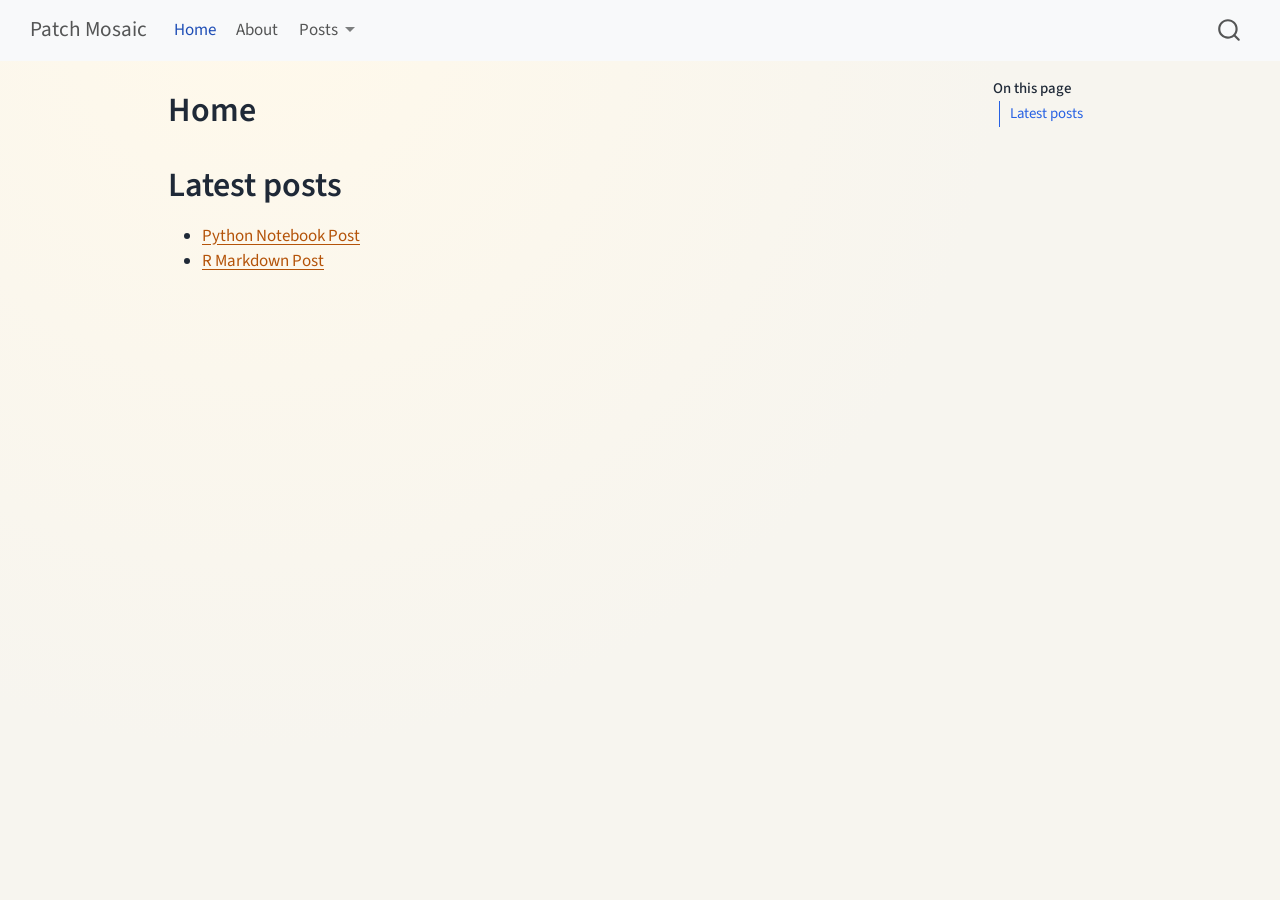
<file: index.html>
<!DOCTYPE html>
<html xmlns="http://www.w3.org/1999/xhtml" lang="en" xml:lang="en"><head>

<meta charset="utf-8">
<meta name="generator" content="quarto-1.9.37">

<meta name="viewport" content="width=device-width, initial-scale=1.0, user-scalable=yes">


<title>Home – Patch Mosaic</title>
<style>
/* Default styles provided by pandoc.
** See https://pandoc.org/MANUAL.html#variables-for-html for config info.
*/
code{white-space: pre-wrap;}
span.smallcaps{font-variant: small-caps;}
div.columns{display: flex; gap: min(4vw, 1.5em);}
div.column{flex: auto; overflow-x: auto;}
div.hanging-indent{margin-left: 1.5em; text-indent: -1.5em;}
ul.task-list{list-style: none;}
ul.task-list li input[type="checkbox"] {
  width: 0.8em;
  margin: 0 0.8em 0.2em -1em; /* quarto-specific, see https://github.com/quarto-dev/quarto-cli/issues/4556 */ 
  vertical-align: middle;
}
</style>


<script src="site_libs/quarto-nav/quarto-nav.js"></script>
<script src="site_libs/quarto-nav/headroom.min.js"></script>
<script src="site_libs/clipboard/clipboard.min.js"></script>
<script src="site_libs/quarto-search/autocomplete.umd.js"></script>
<script src="site_libs/quarto-search/fuse.min.js"></script>
<script src="site_libs/quarto-search/quarto-search.js"></script>
<meta name="quarto:offset" content="./">
<script src="site_libs/quarto-html/quarto.js" type="module"></script>
<script src="site_libs/quarto-html/tabsets/tabsets.js" type="module"></script>
<script src="site_libs/quarto-html/popper.min.js"></script>
<script src="site_libs/quarto-html/tippy.umd.min.js"></script>
<script src="site_libs/quarto-html/anchor.min.js"></script>
<link href="site_libs/quarto-html/tippy.css" rel="stylesheet">
<link href="site_libs/quarto-html/quarto-syntax-highlighting-7f8f88aac4f3542376d5c11b86a4c14d.css" rel="stylesheet" id="quarto-text-highlighting-styles">
<script src="site_libs/bootstrap/bootstrap.min.js"></script>
<link href="site_libs/bootstrap/bootstrap-icons.css" rel="stylesheet">
<link href="site_libs/bootstrap/bootstrap-3e7735b7b22659e5fa437aca0bb49075.min.css" rel="stylesheet" append-hash="true" id="quarto-bootstrap" data-mode="light">
<script id="quarto-search-options" type="application/json">{
  "location": "navbar",
  "copy-button": false,
  "collapse-after": 3,
  "panel-placement": "end",
  "type": "overlay",
  "limit": 50,
  "keyboard-shortcut": [
    "f",
    "/",
    "s"
  ],
  "show-item-context": false,
  "language": {
    "search-no-results-text": "No results",
    "search-matching-documents-text": "matching documents",
    "search-copy-link-title": "Copy link to search",
    "search-hide-matches-text": "Hide additional matches",
    "search-more-match-text": "more match in this document",
    "search-more-matches-text": "more matches in this document",
    "search-clear-button-title": "Clear",
    "search-text-placeholder": "",
    "search-detached-cancel-button-title": "Cancel",
    "search-submit-button-title": "Submit",
    "search-label": "Search"
  }
}</script>


<link rel="stylesheet" href="styles.css">
</head>

<body class="nav-fixed quarto-light">

<div id="quarto-search-results"></div>
  <header id="quarto-header" class="headroom fixed-top">
    <nav class="navbar navbar-expand-lg " data-bs-theme="dark">
      <div class="navbar-container container-fluid">
      <div class="navbar-brand-container mx-auto">
    <a class="navbar-brand" href="./index.html">
    <span class="navbar-title">Patch Mosaic</span>
    </a>
  </div>
            <div id="quarto-search" class="" title="Search"></div>
          <button class="navbar-toggler" type="button" data-bs-toggle="collapse" data-bs-target="#navbarCollapse" aria-controls="navbarCollapse" role="menu" aria-expanded="false" aria-label="Toggle navigation" onclick="if (window.quartoToggleHeadroom) { window.quartoToggleHeadroom(); }">
  <span class="navbar-toggler-icon"></span>
</button>
          <div class="collapse navbar-collapse" id="navbarCollapse">
            <ul class="navbar-nav navbar-nav-scroll me-auto">
  <li class="nav-item">
    <a class="nav-link active" href="./index.html" aria-current="page"> 
<span class="menu-text">Home</span></a>
  </li>  
  <li class="nav-item">
    <a class="nav-link" href="./about.html"> 
<span class="menu-text">About</span></a>
  </li>  
  <li class="nav-item dropdown ">
    <a class="nav-link dropdown-toggle" href="#" id="nav-menu-posts" role="link" data-bs-toggle="dropdown" aria-expanded="false">
 <span class="menu-text">Posts</span>
    </a>
    <ul class="dropdown-menu" aria-labelledby="nav-menu-posts">    
        <li>
    <a class="dropdown-item" href="./posts/2026-05-16-python-post/index.html">
 <span class="dropdown-text">Python Notebook Post</span></a>
  </li>  
        <li>
    <a class="dropdown-item" href="./posts/2026-05-17-r-post/index.html">
 <span class="dropdown-text">R Markdown Post</span></a>
  </li>  
    </ul>
  </li>
</ul>
          </div> <!-- /navcollapse -->
            <div class="quarto-navbar-tools">
</div>
      </div> <!-- /container-fluid -->
    </nav>
</header>
<!-- content -->
<div id="quarto-content" class="quarto-container page-columns page-rows-contents page-layout-article page-navbar">
<!-- sidebar -->
<!-- margin-sidebar -->
    <div id="quarto-margin-sidebar" class="sidebar margin-sidebar">
        <nav id="TOC" role="doc-toc" class="toc-active">
    <h2 id="toc-title">On this page</h2>
   
  <ul>
  <li><a href="#latest-posts" id="toc-latest-posts" class="nav-link active" data-scroll-target="#latest-posts">Latest posts</a></li>
  </ul>
</nav>
    </div>
<!-- main -->
<main class="content" id="quarto-document-content">

<header id="title-block-header" class="quarto-title-block default">
<div class="quarto-title">
<h1 class="title">Home</h1>
</div>



<div class="quarto-title-meta">

    
  
    
  </div>
  


</header>


<section id="latest-posts" class="level1">
<h1>Latest posts</h1>
<ul>
<li><a href="./posts/2026-05-16-python-post/index.html">Python Notebook Post</a></li>
<li><a href="./posts/2026-05-17-r-post/index.html">R Markdown Post</a></li>
</ul>


</section>

</main> <!-- /main -->
<script id="quarto-html-after-body" type="application/javascript">
  window.document.addEventListener("DOMContentLoaded", function (event) {
    const icon = "";
    const anchorJS = new window.AnchorJS();
    anchorJS.options = {
      placement: 'right',
      icon: icon
    };
    anchorJS.add('.anchored');
    const isCodeAnnotation = (el) => {
      for (const clz of el.classList) {
        if (clz.startsWith('code-annotation-')) {                     
          return true;
        }
      }
      return false;
    }
    const onCopySuccess = function(e) {
      // button target
      const button = e.trigger;
      // don't keep focus
      button.blur();
      // flash "checked"
      button.classList.add('code-copy-button-checked');
      var currentTitle = button.getAttribute("title");
      button.setAttribute("title", "Copied!");
      let tooltip;
      if (window.bootstrap) {
        button.setAttribute("data-bs-toggle", "tooltip");
        button.setAttribute("data-bs-placement", "left");
        button.setAttribute("data-bs-title", "Copied!");
        tooltip = new bootstrap.Tooltip(button, 
          { trigger: "manual", 
            customClass: "code-copy-button-tooltip",
            offset: [0, -8]});
        tooltip.show();    
      }
      setTimeout(function() {
        if (tooltip) {
          tooltip.hide();
          button.removeAttribute("data-bs-title");
          button.removeAttribute("data-bs-toggle");
          button.removeAttribute("data-bs-placement");
        }
        button.setAttribute("title", currentTitle);
        button.classList.remove('code-copy-button-checked');
      }, 1000);
      // clear code selection
      e.clearSelection();
    }
    const getTextToCopy = function(trigger) {
      const outerScaffold = trigger.parentElement.cloneNode(true);
      const codeEl = outerScaffold.querySelector('code');
      for (const childEl of codeEl.children) {
        if (isCodeAnnotation(childEl)) {
          childEl.remove();
        }
      }
      return codeEl.innerText;
    }
    const clipboard = new window.ClipboardJS('.code-copy-button:not([data-in-quarto-modal])', {
      text: getTextToCopy
    });
    clipboard.on('success', onCopySuccess);
    if (window.document.getElementById('quarto-embedded-source-code-modal')) {
      const clipboardModal = new window.ClipboardJS('.code-copy-button[data-in-quarto-modal]', {
        text: getTextToCopy,
        container: window.document.getElementById('quarto-embedded-source-code-modal')
      });
      clipboardModal.on('success', onCopySuccess);
    }
      var localhostRegex = new RegExp(/^(?:http|https):\/\/localhost\:?[0-9]*\//);
      var mailtoRegex = new RegExp(/^mailto:/);
        var filterRegex = new RegExp("https:\/\/patchmosaic\.org");
      var isInternal = (href) => {
          return filterRegex.test(href) || localhostRegex.test(href) || mailtoRegex.test(href);
      }
      // Inspect non-navigation links and adorn them if external
     var links = window.document.querySelectorAll('a[href]:not(.nav-link):not(.navbar-brand):not(.toc-action):not(.sidebar-link):not(.sidebar-item-toggle):not(.pagination-link):not(.no-external):not([aria-hidden]):not(.dropdown-item):not(.quarto-navigation-tool):not(.about-link)');
      for (var i=0; i<links.length; i++) {
        const link = links[i];
        if (!isInternal(link.href)) {
          // undo the damage that might have been done by quarto-nav.js in the case of
          // links that we want to consider external
          if (link.dataset.originalHref !== undefined) {
            link.href = link.dataset.originalHref;
          }
        }
      }
    function tippyHover(el, contentFn, onTriggerFn, onUntriggerFn) {
      const config = {
        allowHTML: true,
        maxWidth: 500,
        delay: 100,
        arrow: false,
        appendTo: function(el) {
            return el.parentElement;
        },
        interactive: true,
        interactiveBorder: 10,
        theme: 'quarto',
        placement: 'bottom-start',
      };
      if (contentFn) {
        config.content = contentFn;
      }
      if (onTriggerFn) {
        config.onTrigger = onTriggerFn;
      }
      if (onUntriggerFn) {
        config.onUntrigger = onUntriggerFn;
      }
      window.tippy(el, config); 
    }
    const noterefs = window.document.querySelectorAll('a[role="doc-noteref"]');
    for (var i=0; i<noterefs.length; i++) {
      const ref = noterefs[i];
      tippyHover(ref, function() {
        // use id or data attribute instead here
        let href = ref.getAttribute('data-footnote-href') || ref.getAttribute('href');
        try { href = new URL(href).hash; } catch {}
        const id = href.replace(/^#\/?/, "");
        const note = window.document.getElementById(id);
        if (note) {
          return note.innerHTML;
        } else {
          return "";
        }
      });
    }
    const xrefs = window.document.querySelectorAll('a.quarto-xref');
    const processXRef = (id, note) => {
      // Strip column container classes
      const stripColumnClz = (el) => {
        el.classList.remove("page-full", "page-columns");
        if (el.children) {
          for (const child of el.children) {
            stripColumnClz(child);
          }
        }
      }
      stripColumnClz(note)
      if (id === null || id.startsWith('sec-')) {
        // Special case sections, only their first couple elements
        const container = document.createElement("div");
        if (note.children && note.children.length > 2) {
          container.appendChild(note.children[0].cloneNode(true));
          for (let i = 1; i < note.children.length; i++) {
            const child = note.children[i];
            if (child.tagName === "P" && child.innerText === "") {
              continue;
            } else {
              container.appendChild(child.cloneNode(true));
              break;
            }
          }
          if (window.Quarto?.typesetMath) {
            window.Quarto.typesetMath(container);
          }
          return container.innerHTML
        } else {
          if (window.Quarto?.typesetMath) {
            window.Quarto.typesetMath(note);
          }
          return note.innerHTML;
        }
      } else {
        // Remove any anchor links if they are present
        const anchorLink = note.querySelector('a.anchorjs-link');
        if (anchorLink) {
          anchorLink.remove();
        }
        if (window.Quarto?.typesetMath) {
          window.Quarto.typesetMath(note);
        }
        if (note.classList.contains("callout")) {
          return note.outerHTML;
        } else {
          return note.innerHTML;
        }
      }
    }
    for (var i=0; i<xrefs.length; i++) {
      const xref = xrefs[i];
      tippyHover(xref, undefined, function(instance) {
        instance.disable();
        let url = xref.getAttribute('href');
        let hash = undefined; 
        if (url.startsWith('#')) {
          hash = url;
        } else {
          try { hash = new URL(url).hash; } catch {}
        }
        if (hash) {
          const id = hash.replace(/^#\/?/, "");
          const note = window.document.getElementById(id);
          if (note !== null) {
            try {
              const html = processXRef(id, note.cloneNode(true));
              instance.setContent(html);
            } finally {
              instance.enable();
              instance.show();
            }
          } else {
            // See if we can fetch this
            fetch(url.split('#')[0])
            .then(res => res.text())
            .then(html => {
              const parser = new DOMParser();
              const htmlDoc = parser.parseFromString(html, "text/html");
              const note = htmlDoc.getElementById(id);
              if (note !== null) {
                const html = processXRef(id, note);
                instance.setContent(html);
              } 
            }).finally(() => {
              instance.enable();
              instance.show();
            });
          }
        } else {
          // See if we can fetch a full url (with no hash to target)
          // This is a special case and we should probably do some content thinning / targeting
          fetch(url)
          .then(res => res.text())
          .then(html => {
            const parser = new DOMParser();
            const htmlDoc = parser.parseFromString(html, "text/html");
            const note = htmlDoc.querySelector('main.content');
            if (note !== null) {
              // This should only happen for chapter cross references
              // (since there is no id in the URL)
              // remove the first header
              if (note.children.length > 0 && note.children[0].tagName === "HEADER") {
                note.children[0].remove();
              }
              const html = processXRef(null, note);
              instance.setContent(html);
            } 
          }).finally(() => {
            instance.enable();
            instance.show();
          });
        }
      }, function(instance) {
      });
    }
        let selectedAnnoteEl;
        const selectorForAnnotation = ( cell, annotation) => {
          let cellAttr = 'data-code-cell="' + cell + '"';
          let lineAttr = 'data-code-annotation="' +  annotation + '"';
          const selector = 'span[' + cellAttr + '][' + lineAttr + ']';
          return selector;
        }
        const selectCodeLines = (annoteEl) => {
          const doc = window.document;
          const targetCell = annoteEl.getAttribute("data-target-cell");
          const targetAnnotation = annoteEl.getAttribute("data-target-annotation");
          const annoteSpan = window.document.querySelector(selectorForAnnotation(targetCell, targetAnnotation));
          const lines = annoteSpan.getAttribute("data-code-lines").split(",");
          const lineIds = lines.map((line) => {
            return targetCell + "-" + line;
          })
          let top = null;
          let height = null;
          let parent = null;
          if (lineIds.length > 0) {
              //compute the position of the single el (top and bottom and make a div)
              const el = window.document.getElementById(lineIds[0]);
              top = el.offsetTop;
              height = el.offsetHeight;
              parent = el.parentElement.parentElement;
            if (lineIds.length > 1) {
              const lastEl = window.document.getElementById(lineIds[lineIds.length - 1]);
              const bottom = lastEl.offsetTop + lastEl.offsetHeight;
              height = bottom - top;
            }
            if (top !== null && height !== null && parent !== null) {
              // cook up a div (if necessary) and position it 
              let div = window.document.getElementById("code-annotation-line-highlight");
              if (div === null) {
                div = window.document.createElement("div");
                div.setAttribute("id", "code-annotation-line-highlight");
                div.style.position = 'absolute';
                parent.appendChild(div);
              }
              div.style.top = top - 2 + "px";
              div.style.height = height + 4 + "px";
              div.style.left = 0;
              let gutterDiv = window.document.getElementById("code-annotation-line-highlight-gutter");
              if (gutterDiv === null) {
                gutterDiv = window.document.createElement("div");
                gutterDiv.setAttribute("id", "code-annotation-line-highlight-gutter");
                gutterDiv.style.position = 'absolute';
                const codeCell = window.document.getElementById(targetCell);
                const gutter = codeCell.querySelector('.code-annotation-gutter');
                gutter.appendChild(gutterDiv);
              }
              gutterDiv.style.top = top - 2 + "px";
              gutterDiv.style.height = height + 4 + "px";
            }
            selectedAnnoteEl = annoteEl;
          }
        };
        const unselectCodeLines = () => {
          const elementsIds = ["code-annotation-line-highlight", "code-annotation-line-highlight-gutter"];
          elementsIds.forEach((elId) => {
            const div = window.document.getElementById(elId);
            if (div) {
              div.remove();
            }
          });
          selectedAnnoteEl = undefined;
        };
          // Handle positioning of the toggle
      window.addEventListener(
        "resize",
        throttle(() => {
          elRect = undefined;
          if (selectedAnnoteEl) {
            selectCodeLines(selectedAnnoteEl);
          }
        }, 10)
      );
      function throttle(fn, ms) {
      let throttle = false;
      let timer;
        return (...args) => {
          if(!throttle) { // first call gets through
              fn.apply(this, args);
              throttle = true;
          } else { // all the others get throttled
              if(timer) clearTimeout(timer); // cancel #2
              timer = setTimeout(() => {
                fn.apply(this, args);
                timer = throttle = false;
              }, ms);
          }
        };
      }
        // Attach click handler to the DT
        const annoteDls = window.document.querySelectorAll('dt[data-target-cell]');
        for (const annoteDlNode of annoteDls) {
          annoteDlNode.addEventListener('click', (event) => {
            const clickedEl = event.target;
            if (clickedEl !== selectedAnnoteEl) {
              unselectCodeLines();
              const activeEl = window.document.querySelector('dt[data-target-cell].code-annotation-active');
              if (activeEl) {
                activeEl.classList.remove('code-annotation-active');
              }
              selectCodeLines(clickedEl);
              clickedEl.classList.add('code-annotation-active');
            } else {
              // Unselect the line
              unselectCodeLines();
              clickedEl.classList.remove('code-annotation-active');
            }
          });
        }
    const findCites = (el) => {
      const parentEl = el.parentElement;
      if (parentEl) {
        const cites = parentEl.dataset.cites;
        if (cites) {
          return {
            el,
            cites: cites.split(' ')
          };
        } else {
          return findCites(el.parentElement)
        }
      } else {
        return undefined;
      }
    };
    var bibliorefs = window.document.querySelectorAll('a[role="doc-biblioref"]');
    for (var i=0; i<bibliorefs.length; i++) {
      const ref = bibliorefs[i];
      const citeInfo = findCites(ref);
      if (citeInfo) {
        tippyHover(citeInfo.el, function() {
          var popup = window.document.createElement('div');
          citeInfo.cites.forEach(function(cite) {
            var citeDiv = window.document.createElement('div');
            citeDiv.classList.add('hanging-indent');
            citeDiv.classList.add('csl-entry');
            var biblioDiv = window.document.getElementById('ref-' + cite);
            if (biblioDiv) {
              citeDiv.innerHTML = biblioDiv.innerHTML;
            }
            popup.appendChild(citeDiv);
          });
          return popup.innerHTML;
        });
      }
    }
  });
  </script>
</div> <!-- /content -->




</body></html>
</file>
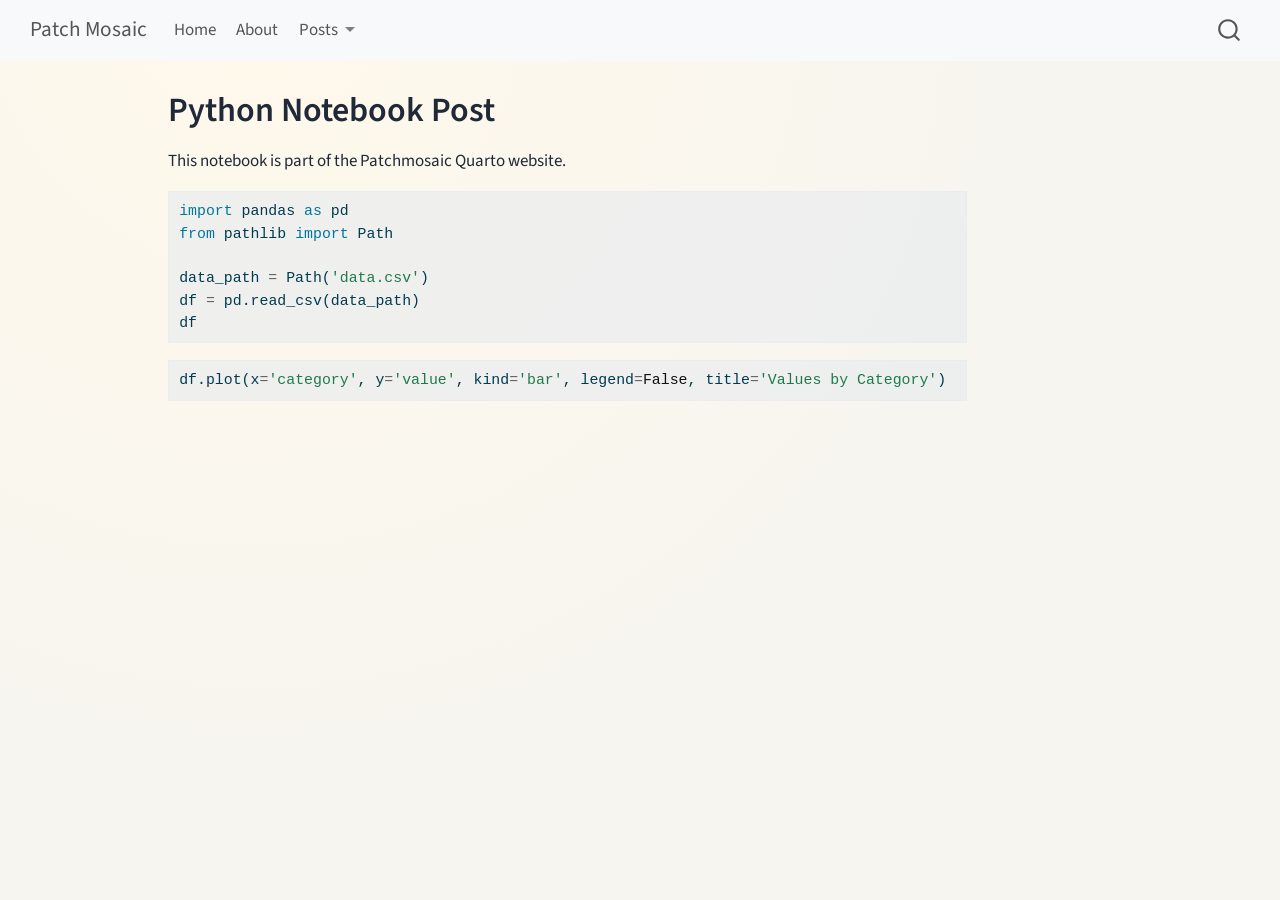
<file: posts/2026-05-16-python-post/index.html>
<!DOCTYPE html>
<html xmlns="http://www.w3.org/1999/xhtml" lang="en" xml:lang="en"><head>

<meta charset="utf-8">
<meta name="generator" content="quarto-1.9.37">

<meta name="viewport" content="width=device-width, initial-scale=1.0, user-scalable=yes">


<title>Python Notebook Post – Patch Mosaic</title>
<style>
/* Default styles provided by pandoc.
** See https://pandoc.org/MANUAL.html#variables-for-html for config info.
*/
code{white-space: pre-wrap;}
span.smallcaps{font-variant: small-caps;}
div.columns{display: flex; gap: min(4vw, 1.5em);}
div.column{flex: auto; overflow-x: auto;}
div.hanging-indent{margin-left: 1.5em; text-indent: -1.5em;}
ul.task-list{list-style: none;}
ul.task-list li input[type="checkbox"] {
  width: 0.8em;
  margin: 0 0.8em 0.2em -1em; /* quarto-specific, see https://github.com/quarto-dev/quarto-cli/issues/4556 */ 
  vertical-align: middle;
}
/* CSS for syntax highlighting */
html { -webkit-text-size-adjust: 100%; }
pre > code.sourceCode { white-space: pre; position: relative; }
pre > code.sourceCode > span { display: inline-block; line-height: 1.25; }
pre > code.sourceCode > span:empty { height: 1.2em; }
.sourceCode { overflow: visible; }
code.sourceCode > span { color: inherit; text-decoration: inherit; }
div.sourceCode { margin: 1em 0; }
pre.sourceCode { margin: 0; }
@media screen {
div.sourceCode { overflow: auto; }
}
@media print {
pre > code.sourceCode { white-space: pre-wrap; }
pre > code.sourceCode > span { text-indent: -5em; padding-left: 5em; }
}
pre.numberSource code
  { counter-reset: source-line 0; }
pre.numberSource code > span
  { position: relative; left: -4em; counter-increment: source-line; }
pre.numberSource code > span > a:first-child::before
  { content: counter(source-line);
    position: relative; left: -1em; text-align: right; vertical-align: baseline;
    border: none; display: inline-block;
    -webkit-touch-callout: none; -webkit-user-select: none;
    -khtml-user-select: none; -moz-user-select: none;
    -ms-user-select: none; user-select: none;
    padding: 0 4px; width: 4em;
  }
pre.numberSource { margin-left: 3em;  padding-left: 4px; }
div.sourceCode
  {   }
@media screen {
pre > code.sourceCode > span > a:first-child::before { text-decoration: underline; }
}
</style>


<script src="../../site_libs/quarto-nav/quarto-nav.js"></script>
<script src="../../site_libs/quarto-nav/headroom.min.js"></script>
<script src="../../site_libs/clipboard/clipboard.min.js"></script>
<script src="../../site_libs/quarto-search/autocomplete.umd.js"></script>
<script src="../../site_libs/quarto-search/fuse.min.js"></script>
<script src="../../site_libs/quarto-search/quarto-search.js"></script>
<meta name="quarto:offset" content="../../">
<script src="../../site_libs/quarto-html/quarto.js" type="module"></script>
<script src="../../site_libs/quarto-html/tabsets/tabsets.js" type="module"></script>
<script src="../../site_libs/quarto-html/popper.min.js"></script>
<script src="../../site_libs/quarto-html/tippy.umd.min.js"></script>
<script src="../../site_libs/quarto-html/anchor.min.js"></script>
<link href="../../site_libs/quarto-html/tippy.css" rel="stylesheet">
<link href="../../site_libs/quarto-html/quarto-syntax-highlighting-7f8f88aac4f3542376d5c11b86a4c14d.css" rel="stylesheet" id="quarto-text-highlighting-styles">
<script src="../../site_libs/bootstrap/bootstrap.min.js"></script>
<link href="../../site_libs/bootstrap/bootstrap-icons.css" rel="stylesheet">
<link href="../../site_libs/bootstrap/bootstrap-3e7735b7b22659e5fa437aca0bb49075.min.css" rel="stylesheet" append-hash="true" id="quarto-bootstrap" data-mode="light">
<script id="quarto-search-options" type="application/json">{
  "location": "navbar",
  "copy-button": false,
  "collapse-after": 3,
  "panel-placement": "end",
  "type": "overlay",
  "limit": 50,
  "keyboard-shortcut": [
    "f",
    "/",
    "s"
  ],
  "show-item-context": false,
  "language": {
    "search-no-results-text": "No results",
    "search-matching-documents-text": "matching documents",
    "search-copy-link-title": "Copy link to search",
    "search-hide-matches-text": "Hide additional matches",
    "search-more-match-text": "more match in this document",
    "search-more-matches-text": "more matches in this document",
    "search-clear-button-title": "Clear",
    "search-text-placeholder": "",
    "search-detached-cancel-button-title": "Cancel",
    "search-submit-button-title": "Submit",
    "search-label": "Search"
  }
}</script>


<link rel="stylesheet" href="../../styles.css">
</head>

<body class="nav-fixed quarto-light">

<div id="quarto-search-results"></div>
  <header id="quarto-header" class="headroom fixed-top">
    <nav class="navbar navbar-expand-lg " data-bs-theme="dark">
      <div class="navbar-container container-fluid">
      <div class="navbar-brand-container mx-auto">
    <a class="navbar-brand" href="../../index.html">
    <span class="navbar-title">Patch Mosaic</span>
    </a>
  </div>
            <div id="quarto-search" class="" title="Search"></div>
          <button class="navbar-toggler" type="button" data-bs-toggle="collapse" data-bs-target="#navbarCollapse" aria-controls="navbarCollapse" role="menu" aria-expanded="false" aria-label="Toggle navigation" onclick="if (window.quartoToggleHeadroom) { window.quartoToggleHeadroom(); }">
  <span class="navbar-toggler-icon"></span>
</button>
          <div class="collapse navbar-collapse" id="navbarCollapse">
            <ul class="navbar-nav navbar-nav-scroll me-auto">
  <li class="nav-item">
    <a class="nav-link" href="../../index.html"> 
<span class="menu-text">Home</span></a>
  </li>  
  <li class="nav-item">
    <a class="nav-link" href="../../about.html"> 
<span class="menu-text">About</span></a>
  </li>  
  <li class="nav-item dropdown ">
    <a class="nav-link dropdown-toggle" href="#" id="nav-menu-posts" role="link" data-bs-toggle="dropdown" aria-expanded="false">
 <span class="menu-text">Posts</span>
    </a>
    <ul class="dropdown-menu" aria-labelledby="nav-menu-posts">    
        <li>
    <a class="dropdown-item" href="../../posts/2026-05-16-python-post/index.html">
 <span class="dropdown-text">Python Notebook Post</span></a>
  </li>  
        <li>
    <a class="dropdown-item" href="../../posts/2026-05-17-r-post/index.html">
 <span class="dropdown-text">R Markdown Post</span></a>
  </li>  
    </ul>
  </li>
</ul>
          </div> <!-- /navcollapse -->
            <div class="quarto-navbar-tools">
</div>
      </div> <!-- /container-fluid -->
    </nav>
</header>
<!-- content -->
<div id="quarto-content" class="quarto-container page-columns page-rows-contents page-layout-article page-navbar">
<!-- sidebar -->
<!-- margin-sidebar -->
    <div id="quarto-margin-sidebar" class="sidebar margin-sidebar zindex-bottom">
        
    </div>
<!-- main -->
<main class="content" id="quarto-document-content">

<header id="title-block-header" class="quarto-title-block default">
<div class="quarto-title">
<h1 class="title">Python Notebook Post</h1>
</div>



<div class="quarto-title-meta">

    
  
    
  </div>
  


</header>


<p>This notebook is part of the Patchmosaic Quarto website.</p>
<div id="b3fa5576" class="cell">
<div class="code-copy-outer-scaffold"><div class="sourceCode cell-code" id="cb1"><pre class="sourceCode python code-with-copy"><code class="sourceCode python"><span id="cb1-1"><a href="#cb1-1" aria-hidden="true" tabindex="-1"></a><span class="im">import</span> pandas <span class="im">as</span> pd</span>
<span id="cb1-2"><a href="#cb1-2" aria-hidden="true" tabindex="-1"></a><span class="im">from</span> pathlib <span class="im">import</span> Path</span>
<span id="cb1-3"><a href="#cb1-3" aria-hidden="true" tabindex="-1"></a></span>
<span id="cb1-4"><a href="#cb1-4" aria-hidden="true" tabindex="-1"></a>data_path <span class="op">=</span> Path(<span class="st">'data.csv'</span>)</span>
<span id="cb1-5"><a href="#cb1-5" aria-hidden="true" tabindex="-1"></a>df <span class="op">=</span> pd.read_csv(data_path)</span>
<span id="cb1-6"><a href="#cb1-6" aria-hidden="true" tabindex="-1"></a>df</span></code></pre></div><button title="Copy to Clipboard" class="code-copy-button"><i class="bi"></i></button></div>
</div>
<div id="bcd3a4e6" class="cell">
<div class="code-copy-outer-scaffold"><div class="sourceCode cell-code" id="cb2"><pre class="sourceCode python code-with-copy"><code class="sourceCode python"><span id="cb2-1"><a href="#cb2-1" aria-hidden="true" tabindex="-1"></a>df.plot(x<span class="op">=</span><span class="st">'category'</span>, y<span class="op">=</span><span class="st">'value'</span>, kind<span class="op">=</span><span class="st">'bar'</span>, legend<span class="op">=</span><span class="va">False</span>, title<span class="op">=</span><span class="st">'Values by Category'</span>)</span></code></pre></div><button title="Copy to Clipboard" class="code-copy-button"><i class="bi"></i></button></div>
</div>



</main> <!-- /main -->
<script id="quarto-html-after-body" type="application/javascript">
  window.document.addEventListener("DOMContentLoaded", function (event) {
    const icon = "";
    const anchorJS = new window.AnchorJS();
    anchorJS.options = {
      placement: 'right',
      icon: icon
    };
    anchorJS.add('.anchored');
    const isCodeAnnotation = (el) => {
      for (const clz of el.classList) {
        if (clz.startsWith('code-annotation-')) {                     
          return true;
        }
      }
      return false;
    }
    const onCopySuccess = function(e) {
      // button target
      const button = e.trigger;
      // don't keep focus
      button.blur();
      // flash "checked"
      button.classList.add('code-copy-button-checked');
      var currentTitle = button.getAttribute("title");
      button.setAttribute("title", "Copied!");
      let tooltip;
      if (window.bootstrap) {
        button.setAttribute("data-bs-toggle", "tooltip");
        button.setAttribute("data-bs-placement", "left");
        button.setAttribute("data-bs-title", "Copied!");
        tooltip = new bootstrap.Tooltip(button, 
          { trigger: "manual", 
            customClass: "code-copy-button-tooltip",
            offset: [0, -8]});
        tooltip.show();    
      }
      setTimeout(function() {
        if (tooltip) {
          tooltip.hide();
          button.removeAttribute("data-bs-title");
          button.removeAttribute("data-bs-toggle");
          button.removeAttribute("data-bs-placement");
        }
        button.setAttribute("title", currentTitle);
        button.classList.remove('code-copy-button-checked');
      }, 1000);
      // clear code selection
      e.clearSelection();
    }
    const getTextToCopy = function(trigger) {
      const outerScaffold = trigger.parentElement.cloneNode(true);
      const codeEl = outerScaffold.querySelector('code');
      for (const childEl of codeEl.children) {
        if (isCodeAnnotation(childEl)) {
          childEl.remove();
        }
      }
      return codeEl.innerText;
    }
    const clipboard = new window.ClipboardJS('.code-copy-button:not([data-in-quarto-modal])', {
      text: getTextToCopy
    });
    clipboard.on('success', onCopySuccess);
    if (window.document.getElementById('quarto-embedded-source-code-modal')) {
      const clipboardModal = new window.ClipboardJS('.code-copy-button[data-in-quarto-modal]', {
        text: getTextToCopy,
        container: window.document.getElementById('quarto-embedded-source-code-modal')
      });
      clipboardModal.on('success', onCopySuccess);
    }
      var localhostRegex = new RegExp(/^(?:http|https):\/\/localhost\:?[0-9]*\//);
      var mailtoRegex = new RegExp(/^mailto:/);
        var filterRegex = new RegExp("https:\/\/patchmosaic\.org");
      var isInternal = (href) => {
          return filterRegex.test(href) || localhostRegex.test(href) || mailtoRegex.test(href);
      }
      // Inspect non-navigation links and adorn them if external
     var links = window.document.querySelectorAll('a[href]:not(.nav-link):not(.navbar-brand):not(.toc-action):not(.sidebar-link):not(.sidebar-item-toggle):not(.pagination-link):not(.no-external):not([aria-hidden]):not(.dropdown-item):not(.quarto-navigation-tool):not(.about-link)');
      for (var i=0; i<links.length; i++) {
        const link = links[i];
        if (!isInternal(link.href)) {
          // undo the damage that might have been done by quarto-nav.js in the case of
          // links that we want to consider external
          if (link.dataset.originalHref !== undefined) {
            link.href = link.dataset.originalHref;
          }
        }
      }
    function tippyHover(el, contentFn, onTriggerFn, onUntriggerFn) {
      const config = {
        allowHTML: true,
        maxWidth: 500,
        delay: 100,
        arrow: false,
        appendTo: function(el) {
            return el.parentElement;
        },
        interactive: true,
        interactiveBorder: 10,
        theme: 'quarto',
        placement: 'bottom-start',
      };
      if (contentFn) {
        config.content = contentFn;
      }
      if (onTriggerFn) {
        config.onTrigger = onTriggerFn;
      }
      if (onUntriggerFn) {
        config.onUntrigger = onUntriggerFn;
      }
      window.tippy(el, config); 
    }
    const noterefs = window.document.querySelectorAll('a[role="doc-noteref"]');
    for (var i=0; i<noterefs.length; i++) {
      const ref = noterefs[i];
      tippyHover(ref, function() {
        // use id or data attribute instead here
        let href = ref.getAttribute('data-footnote-href') || ref.getAttribute('href');
        try { href = new URL(href).hash; } catch {}
        const id = href.replace(/^#\/?/, "");
        const note = window.document.getElementById(id);
        if (note) {
          return note.innerHTML;
        } else {
          return "";
        }
      });
    }
    const xrefs = window.document.querySelectorAll('a.quarto-xref');
    const processXRef = (id, note) => {
      // Strip column container classes
      const stripColumnClz = (el) => {
        el.classList.remove("page-full", "page-columns");
        if (el.children) {
          for (const child of el.children) {
            stripColumnClz(child);
          }
        }
      }
      stripColumnClz(note)
      if (id === null || id.startsWith('sec-')) {
        // Special case sections, only their first couple elements
        const container = document.createElement("div");
        if (note.children && note.children.length > 2) {
          container.appendChild(note.children[0].cloneNode(true));
          for (let i = 1; i < note.children.length; i++) {
            const child = note.children[i];
            if (child.tagName === "P" && child.innerText === "") {
              continue;
            } else {
              container.appendChild(child.cloneNode(true));
              break;
            }
          }
          if (window.Quarto?.typesetMath) {
            window.Quarto.typesetMath(container);
          }
          return container.innerHTML
        } else {
          if (window.Quarto?.typesetMath) {
            window.Quarto.typesetMath(note);
          }
          return note.innerHTML;
        }
      } else {
        // Remove any anchor links if they are present
        const anchorLink = note.querySelector('a.anchorjs-link');
        if (anchorLink) {
          anchorLink.remove();
        }
        if (window.Quarto?.typesetMath) {
          window.Quarto.typesetMath(note);
        }
        if (note.classList.contains("callout")) {
          return note.outerHTML;
        } else {
          return note.innerHTML;
        }
      }
    }
    for (var i=0; i<xrefs.length; i++) {
      const xref = xrefs[i];
      tippyHover(xref, undefined, function(instance) {
        instance.disable();
        let url = xref.getAttribute('href');
        let hash = undefined; 
        if (url.startsWith('#')) {
          hash = url;
        } else {
          try { hash = new URL(url).hash; } catch {}
        }
        if (hash) {
          const id = hash.replace(/^#\/?/, "");
          const note = window.document.getElementById(id);
          if (note !== null) {
            try {
              const html = processXRef(id, note.cloneNode(true));
              instance.setContent(html);
            } finally {
              instance.enable();
              instance.show();
            }
          } else {
            // See if we can fetch this
            fetch(url.split('#')[0])
            .then(res => res.text())
            .then(html => {
              const parser = new DOMParser();
              const htmlDoc = parser.parseFromString(html, "text/html");
              const note = htmlDoc.getElementById(id);
              if (note !== null) {
                const html = processXRef(id, note);
                instance.setContent(html);
              } 
            }).finally(() => {
              instance.enable();
              instance.show();
            });
          }
        } else {
          // See if we can fetch a full url (with no hash to target)
          // This is a special case and we should probably do some content thinning / targeting
          fetch(url)
          .then(res => res.text())
          .then(html => {
            const parser = new DOMParser();
            const htmlDoc = parser.parseFromString(html, "text/html");
            const note = htmlDoc.querySelector('main.content');
            if (note !== null) {
              // This should only happen for chapter cross references
              // (since there is no id in the URL)
              // remove the first header
              if (note.children.length > 0 && note.children[0].tagName === "HEADER") {
                note.children[0].remove();
              }
              const html = processXRef(null, note);
              instance.setContent(html);
            } 
          }).finally(() => {
            instance.enable();
            instance.show();
          });
        }
      }, function(instance) {
      });
    }
        let selectedAnnoteEl;
        const selectorForAnnotation = ( cell, annotation) => {
          let cellAttr = 'data-code-cell="' + cell + '"';
          let lineAttr = 'data-code-annotation="' +  annotation + '"';
          const selector = 'span[' + cellAttr + '][' + lineAttr + ']';
          return selector;
        }
        const selectCodeLines = (annoteEl) => {
          const doc = window.document;
          const targetCell = annoteEl.getAttribute("data-target-cell");
          const targetAnnotation = annoteEl.getAttribute("data-target-annotation");
          const annoteSpan = window.document.querySelector(selectorForAnnotation(targetCell, targetAnnotation));
          const lines = annoteSpan.getAttribute("data-code-lines").split(",");
          const lineIds = lines.map((line) => {
            return targetCell + "-" + line;
          })
          let top = null;
          let height = null;
          let parent = null;
          if (lineIds.length > 0) {
              //compute the position of the single el (top and bottom and make a div)
              const el = window.document.getElementById(lineIds[0]);
              top = el.offsetTop;
              height = el.offsetHeight;
              parent = el.parentElement.parentElement;
            if (lineIds.length > 1) {
              const lastEl = window.document.getElementById(lineIds[lineIds.length - 1]);
              const bottom = lastEl.offsetTop + lastEl.offsetHeight;
              height = bottom - top;
            }
            if (top !== null && height !== null && parent !== null) {
              // cook up a div (if necessary) and position it 
              let div = window.document.getElementById("code-annotation-line-highlight");
              if (div === null) {
                div = window.document.createElement("div");
                div.setAttribute("id", "code-annotation-line-highlight");
                div.style.position = 'absolute';
                parent.appendChild(div);
              }
              div.style.top = top - 2 + "px";
              div.style.height = height + 4 + "px";
              div.style.left = 0;
              let gutterDiv = window.document.getElementById("code-annotation-line-highlight-gutter");
              if (gutterDiv === null) {
                gutterDiv = window.document.createElement("div");
                gutterDiv.setAttribute("id", "code-annotation-line-highlight-gutter");
                gutterDiv.style.position = 'absolute';
                const codeCell = window.document.getElementById(targetCell);
                const gutter = codeCell.querySelector('.code-annotation-gutter');
                gutter.appendChild(gutterDiv);
              }
              gutterDiv.style.top = top - 2 + "px";
              gutterDiv.style.height = height + 4 + "px";
            }
            selectedAnnoteEl = annoteEl;
          }
        };
        const unselectCodeLines = () => {
          const elementsIds = ["code-annotation-line-highlight", "code-annotation-line-highlight-gutter"];
          elementsIds.forEach((elId) => {
            const div = window.document.getElementById(elId);
            if (div) {
              div.remove();
            }
          });
          selectedAnnoteEl = undefined;
        };
          // Handle positioning of the toggle
      window.addEventListener(
        "resize",
        throttle(() => {
          elRect = undefined;
          if (selectedAnnoteEl) {
            selectCodeLines(selectedAnnoteEl);
          }
        }, 10)
      );
      function throttle(fn, ms) {
      let throttle = false;
      let timer;
        return (...args) => {
          if(!throttle) { // first call gets through
              fn.apply(this, args);
              throttle = true;
          } else { // all the others get throttled
              if(timer) clearTimeout(timer); // cancel #2
              timer = setTimeout(() => {
                fn.apply(this, args);
                timer = throttle = false;
              }, ms);
          }
        };
      }
        // Attach click handler to the DT
        const annoteDls = window.document.querySelectorAll('dt[data-target-cell]');
        for (const annoteDlNode of annoteDls) {
          annoteDlNode.addEventListener('click', (event) => {
            const clickedEl = event.target;
            if (clickedEl !== selectedAnnoteEl) {
              unselectCodeLines();
              const activeEl = window.document.querySelector('dt[data-target-cell].code-annotation-active');
              if (activeEl) {
                activeEl.classList.remove('code-annotation-active');
              }
              selectCodeLines(clickedEl);
              clickedEl.classList.add('code-annotation-active');
            } else {
              // Unselect the line
              unselectCodeLines();
              clickedEl.classList.remove('code-annotation-active');
            }
          });
        }
    const findCites = (el) => {
      const parentEl = el.parentElement;
      if (parentEl) {
        const cites = parentEl.dataset.cites;
        if (cites) {
          return {
            el,
            cites: cites.split(' ')
          };
        } else {
          return findCites(el.parentElement)
        }
      } else {
        return undefined;
      }
    };
    var bibliorefs = window.document.querySelectorAll('a[role="doc-biblioref"]');
    for (var i=0; i<bibliorefs.length; i++) {
      const ref = bibliorefs[i];
      const citeInfo = findCites(ref);
      if (citeInfo) {
        tippyHover(citeInfo.el, function() {
          var popup = window.document.createElement('div');
          citeInfo.cites.forEach(function(cite) {
            var citeDiv = window.document.createElement('div');
            citeDiv.classList.add('hanging-indent');
            citeDiv.classList.add('csl-entry');
            var biblioDiv = window.document.getElementById('ref-' + cite);
            if (biblioDiv) {
              citeDiv.innerHTML = biblioDiv.innerHTML;
            }
            popup.appendChild(citeDiv);
          });
          return popup.innerHTML;
        });
      }
    }
  });
  </script>
</div> <!-- /content -->




</body></html>
</file>
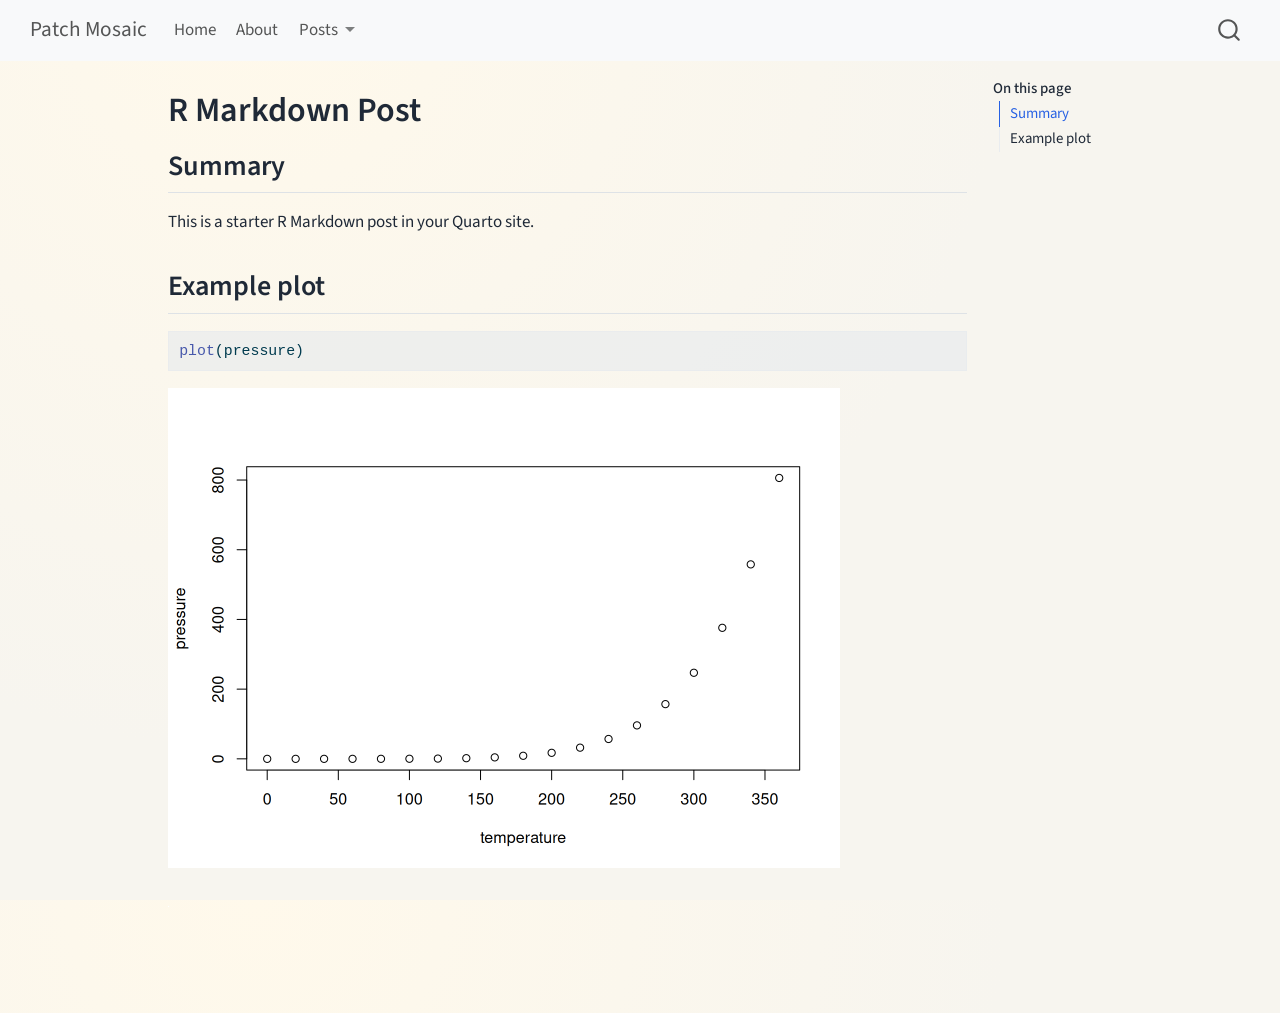
<file: posts/2026-05-17-r-post/index.html>
<!DOCTYPE html>
<html xmlns="http://www.w3.org/1999/xhtml" lang="en" xml:lang="en"><head>

<meta charset="utf-8">
<meta name="generator" content="quarto-1.9.37">

<meta name="viewport" content="width=device-width, initial-scale=1.0, user-scalable=yes">


<title>R Markdown Post – Patch Mosaic</title>
<style>
/* Default styles provided by pandoc.
** See https://pandoc.org/MANUAL.html#variables-for-html for config info.
*/
code{white-space: pre-wrap;}
span.smallcaps{font-variant: small-caps;}
div.columns{display: flex; gap: min(4vw, 1.5em);}
div.column{flex: auto; overflow-x: auto;}
div.hanging-indent{margin-left: 1.5em; text-indent: -1.5em;}
ul.task-list{list-style: none;}
ul.task-list li input[type="checkbox"] {
  width: 0.8em;
  margin: 0 0.8em 0.2em -1em; /* quarto-specific, see https://github.com/quarto-dev/quarto-cli/issues/4556 */ 
  vertical-align: middle;
}
/* CSS for syntax highlighting */
html { -webkit-text-size-adjust: 100%; }
pre > code.sourceCode { white-space: pre; position: relative; }
pre > code.sourceCode > span { display: inline-block; line-height: 1.25; }
pre > code.sourceCode > span:empty { height: 1.2em; }
.sourceCode { overflow: visible; }
code.sourceCode > span { color: inherit; text-decoration: inherit; }
div.sourceCode { margin: 1em 0; }
pre.sourceCode { margin: 0; }
@media screen {
div.sourceCode { overflow: auto; }
}
@media print {
pre > code.sourceCode { white-space: pre-wrap; }
pre > code.sourceCode > span { text-indent: -5em; padding-left: 5em; }
}
pre.numberSource code
  { counter-reset: source-line 0; }
pre.numberSource code > span
  { position: relative; left: -4em; counter-increment: source-line; }
pre.numberSource code > span > a:first-child::before
  { content: counter(source-line);
    position: relative; left: -1em; text-align: right; vertical-align: baseline;
    border: none; display: inline-block;
    -webkit-touch-callout: none; -webkit-user-select: none;
    -khtml-user-select: none; -moz-user-select: none;
    -ms-user-select: none; user-select: none;
    padding: 0 4px; width: 4em;
  }
pre.numberSource { margin-left: 3em;  padding-left: 4px; }
div.sourceCode
  {   }
@media screen {
pre > code.sourceCode > span > a:first-child::before { text-decoration: underline; }
}
</style>


<script src="../../site_libs/quarto-nav/quarto-nav.js"></script>
<script src="../../site_libs/quarto-nav/headroom.min.js"></script>
<script src="../../site_libs/clipboard/clipboard.min.js"></script>
<script src="../../site_libs/quarto-search/autocomplete.umd.js"></script>
<script src="../../site_libs/quarto-search/fuse.min.js"></script>
<script src="../../site_libs/quarto-search/quarto-search.js"></script>
<meta name="quarto:offset" content="../../">
<script src="../../site_libs/quarto-html/quarto.js" type="module"></script>
<script src="../../site_libs/quarto-html/tabsets/tabsets.js" type="module"></script>
<script src="../../site_libs/quarto-html/popper.min.js"></script>
<script src="../../site_libs/quarto-html/tippy.umd.min.js"></script>
<script src="../../site_libs/quarto-html/anchor.min.js"></script>
<link href="../../site_libs/quarto-html/tippy.css" rel="stylesheet">
<link href="../../site_libs/quarto-html/quarto-syntax-highlighting-7f8f88aac4f3542376d5c11b86a4c14d.css" rel="stylesheet" id="quarto-text-highlighting-styles">
<script src="../../site_libs/bootstrap/bootstrap.min.js"></script>
<link href="../../site_libs/bootstrap/bootstrap-icons.css" rel="stylesheet">
<link href="../../site_libs/bootstrap/bootstrap-3e7735b7b22659e5fa437aca0bb49075.min.css" rel="stylesheet" append-hash="true" id="quarto-bootstrap" data-mode="light">
<script id="quarto-search-options" type="application/json">{
  "location": "navbar",
  "copy-button": false,
  "collapse-after": 3,
  "panel-placement": "end",
  "type": "overlay",
  "limit": 50,
  "keyboard-shortcut": [
    "f",
    "/",
    "s"
  ],
  "show-item-context": false,
  "language": {
    "search-no-results-text": "No results",
    "search-matching-documents-text": "matching documents",
    "search-copy-link-title": "Copy link to search",
    "search-hide-matches-text": "Hide additional matches",
    "search-more-match-text": "more match in this document",
    "search-more-matches-text": "more matches in this document",
    "search-clear-button-title": "Clear",
    "search-text-placeholder": "",
    "search-detached-cancel-button-title": "Cancel",
    "search-submit-button-title": "Submit",
    "search-label": "Search"
  }
}</script>


<link rel="stylesheet" href="../../styles.css">
</head>

<body class="nav-fixed quarto-light">

<div id="quarto-search-results"></div>
  <header id="quarto-header" class="headroom fixed-top">
    <nav class="navbar navbar-expand-lg " data-bs-theme="dark">
      <div class="navbar-container container-fluid">
      <div class="navbar-brand-container mx-auto">
    <a class="navbar-brand" href="../../index.html">
    <span class="navbar-title">Patch Mosaic</span>
    </a>
  </div>
            <div id="quarto-search" class="" title="Search"></div>
          <button class="navbar-toggler" type="button" data-bs-toggle="collapse" data-bs-target="#navbarCollapse" aria-controls="navbarCollapse" role="menu" aria-expanded="false" aria-label="Toggle navigation" onclick="if (window.quartoToggleHeadroom) { window.quartoToggleHeadroom(); }">
  <span class="navbar-toggler-icon"></span>
</button>
          <div class="collapse navbar-collapse" id="navbarCollapse">
            <ul class="navbar-nav navbar-nav-scroll me-auto">
  <li class="nav-item">
    <a class="nav-link" href="../../index.html"> 
<span class="menu-text">Home</span></a>
  </li>  
  <li class="nav-item">
    <a class="nav-link" href="../../about.html"> 
<span class="menu-text">About</span></a>
  </li>  
  <li class="nav-item dropdown ">
    <a class="nav-link dropdown-toggle" href="#" id="nav-menu-posts" role="link" data-bs-toggle="dropdown" aria-expanded="false">
 <span class="menu-text">Posts</span>
    </a>
    <ul class="dropdown-menu" aria-labelledby="nav-menu-posts">    
        <li>
    <a class="dropdown-item" href="../../posts/2026-05-16-python-post/index.html">
 <span class="dropdown-text">Python Notebook Post</span></a>
  </li>  
        <li>
    <a class="dropdown-item" href="../../posts/2026-05-17-r-post/index.html">
 <span class="dropdown-text">R Markdown Post</span></a>
  </li>  
    </ul>
  </li>
</ul>
          </div> <!-- /navcollapse -->
            <div class="quarto-navbar-tools">
</div>
      </div> <!-- /container-fluid -->
    </nav>
</header>
<!-- content -->
<div id="quarto-content" class="quarto-container page-columns page-rows-contents page-layout-article page-navbar">
<!-- sidebar -->
<!-- margin-sidebar -->
    <div id="quarto-margin-sidebar" class="sidebar margin-sidebar">
        <nav id="TOC" role="doc-toc" class="toc-active">
    <h2 id="toc-title">On this page</h2>
   
  <ul>
  <li><a href="#summary" id="toc-summary" class="nav-link active" data-scroll-target="#summary">Summary</a></li>
  <li><a href="#example-plot" id="toc-example-plot" class="nav-link" data-scroll-target="#example-plot">Example plot</a></li>
  </ul>
</nav>
    </div>
<!-- main -->
<main class="content" id="quarto-document-content">

<header id="title-block-header" class="quarto-title-block default">
<div class="quarto-title">
<h1 class="title">R Markdown Post</h1>
</div>



<div class="quarto-title-meta">

    
  
    
  </div>
  


</header>


<section id="summary" class="level2">
<h2 class="anchored" data-anchor-id="summary">Summary</h2>
<p>This is a starter R Markdown post in your Quarto site.</p>
</section>
<section id="example-plot" class="level2">
<h2 class="anchored" data-anchor-id="example-plot">Example plot</h2>
<div class="cell">
<div class="code-copy-outer-scaffold"><div class="sourceCode cell-code" id="cb1"><pre class="sourceCode r code-with-copy"><code class="sourceCode r"><span id="cb1-1"><a href="#cb1-1" aria-hidden="true" tabindex="-1"></a><span class="fu">plot</span>(pressure)</span></code></pre></div><button title="Copy to Clipboard" class="code-copy-button"><i class="bi"></i></button></div>
<div class="cell-output-display">
<div>
<figure class="figure">
<p><img src="index_files/figure-html/pressure-plot-1.png" class="img-fluid figure-img" width="672"></p>
</figure>
</div>
</div>
</div>
<p><img src="plot.png" class="img-fluid"></p>


</section>

</main> <!-- /main -->
<script id="quarto-html-after-body" type="application/javascript">
  window.document.addEventListener("DOMContentLoaded", function (event) {
    const icon = "";
    const anchorJS = new window.AnchorJS();
    anchorJS.options = {
      placement: 'right',
      icon: icon
    };
    anchorJS.add('.anchored');
    const isCodeAnnotation = (el) => {
      for (const clz of el.classList) {
        if (clz.startsWith('code-annotation-')) {                     
          return true;
        }
      }
      return false;
    }
    const onCopySuccess = function(e) {
      // button target
      const button = e.trigger;
      // don't keep focus
      button.blur();
      // flash "checked"
      button.classList.add('code-copy-button-checked');
      var currentTitle = button.getAttribute("title");
      button.setAttribute("title", "Copied!");
      let tooltip;
      if (window.bootstrap) {
        button.setAttribute("data-bs-toggle", "tooltip");
        button.setAttribute("data-bs-placement", "left");
        button.setAttribute("data-bs-title", "Copied!");
        tooltip = new bootstrap.Tooltip(button, 
          { trigger: "manual", 
            customClass: "code-copy-button-tooltip",
            offset: [0, -8]});
        tooltip.show();    
      }
      setTimeout(function() {
        if (tooltip) {
          tooltip.hide();
          button.removeAttribute("data-bs-title");
          button.removeAttribute("data-bs-toggle");
          button.removeAttribute("data-bs-placement");
        }
        button.setAttribute("title", currentTitle);
        button.classList.remove('code-copy-button-checked');
      }, 1000);
      // clear code selection
      e.clearSelection();
    }
    const getTextToCopy = function(trigger) {
      const outerScaffold = trigger.parentElement.cloneNode(true);
      const codeEl = outerScaffold.querySelector('code');
      for (const childEl of codeEl.children) {
        if (isCodeAnnotation(childEl)) {
          childEl.remove();
        }
      }
      return codeEl.innerText;
    }
    const clipboard = new window.ClipboardJS('.code-copy-button:not([data-in-quarto-modal])', {
      text: getTextToCopy
    });
    clipboard.on('success', onCopySuccess);
    if (window.document.getElementById('quarto-embedded-source-code-modal')) {
      const clipboardModal = new window.ClipboardJS('.code-copy-button[data-in-quarto-modal]', {
        text: getTextToCopy,
        container: window.document.getElementById('quarto-embedded-source-code-modal')
      });
      clipboardModal.on('success', onCopySuccess);
    }
      var localhostRegex = new RegExp(/^(?:http|https):\/\/localhost\:?[0-9]*\//);
      var mailtoRegex = new RegExp(/^mailto:/);
        var filterRegex = new RegExp("https:\/\/patchmosaic\.org");
      var isInternal = (href) => {
          return filterRegex.test(href) || localhostRegex.test(href) || mailtoRegex.test(href);
      }
      // Inspect non-navigation links and adorn them if external
     var links = window.document.querySelectorAll('a[href]:not(.nav-link):not(.navbar-brand):not(.toc-action):not(.sidebar-link):not(.sidebar-item-toggle):not(.pagination-link):not(.no-external):not([aria-hidden]):not(.dropdown-item):not(.quarto-navigation-tool):not(.about-link)');
      for (var i=0; i<links.length; i++) {
        const link = links[i];
        if (!isInternal(link.href)) {
          // undo the damage that might have been done by quarto-nav.js in the case of
          // links that we want to consider external
          if (link.dataset.originalHref !== undefined) {
            link.href = link.dataset.originalHref;
          }
        }
      }
    function tippyHover(el, contentFn, onTriggerFn, onUntriggerFn) {
      const config = {
        allowHTML: true,
        maxWidth: 500,
        delay: 100,
        arrow: false,
        appendTo: function(el) {
            return el.parentElement;
        },
        interactive: true,
        interactiveBorder: 10,
        theme: 'quarto',
        placement: 'bottom-start',
      };
      if (contentFn) {
        config.content = contentFn;
      }
      if (onTriggerFn) {
        config.onTrigger = onTriggerFn;
      }
      if (onUntriggerFn) {
        config.onUntrigger = onUntriggerFn;
      }
      window.tippy(el, config); 
    }
    const noterefs = window.document.querySelectorAll('a[role="doc-noteref"]');
    for (var i=0; i<noterefs.length; i++) {
      const ref = noterefs[i];
      tippyHover(ref, function() {
        // use id or data attribute instead here
        let href = ref.getAttribute('data-footnote-href') || ref.getAttribute('href');
        try { href = new URL(href).hash; } catch {}
        const id = href.replace(/^#\/?/, "");
        const note = window.document.getElementById(id);
        if (note) {
          return note.innerHTML;
        } else {
          return "";
        }
      });
    }
    const xrefs = window.document.querySelectorAll('a.quarto-xref');
    const processXRef = (id, note) => {
      // Strip column container classes
      const stripColumnClz = (el) => {
        el.classList.remove("page-full", "page-columns");
        if (el.children) {
          for (const child of el.children) {
            stripColumnClz(child);
          }
        }
      }
      stripColumnClz(note)
      if (id === null || id.startsWith('sec-')) {
        // Special case sections, only their first couple elements
        const container = document.createElement("div");
        if (note.children && note.children.length > 2) {
          container.appendChild(note.children[0].cloneNode(true));
          for (let i = 1; i < note.children.length; i++) {
            const child = note.children[i];
            if (child.tagName === "P" && child.innerText === "") {
              continue;
            } else {
              container.appendChild(child.cloneNode(true));
              break;
            }
          }
          if (window.Quarto?.typesetMath) {
            window.Quarto.typesetMath(container);
          }
          return container.innerHTML
        } else {
          if (window.Quarto?.typesetMath) {
            window.Quarto.typesetMath(note);
          }
          return note.innerHTML;
        }
      } else {
        // Remove any anchor links if they are present
        const anchorLink = note.querySelector('a.anchorjs-link');
        if (anchorLink) {
          anchorLink.remove();
        }
        if (window.Quarto?.typesetMath) {
          window.Quarto.typesetMath(note);
        }
        if (note.classList.contains("callout")) {
          return note.outerHTML;
        } else {
          return note.innerHTML;
        }
      }
    }
    for (var i=0; i<xrefs.length; i++) {
      const xref = xrefs[i];
      tippyHover(xref, undefined, function(instance) {
        instance.disable();
        let url = xref.getAttribute('href');
        let hash = undefined; 
        if (url.startsWith('#')) {
          hash = url;
        } else {
          try { hash = new URL(url).hash; } catch {}
        }
        if (hash) {
          const id = hash.replace(/^#\/?/, "");
          const note = window.document.getElementById(id);
          if (note !== null) {
            try {
              const html = processXRef(id, note.cloneNode(true));
              instance.setContent(html);
            } finally {
              instance.enable();
              instance.show();
            }
          } else {
            // See if we can fetch this
            fetch(url.split('#')[0])
            .then(res => res.text())
            .then(html => {
              const parser = new DOMParser();
              const htmlDoc = parser.parseFromString(html, "text/html");
              const note = htmlDoc.getElementById(id);
              if (note !== null) {
                const html = processXRef(id, note);
                instance.setContent(html);
              } 
            }).finally(() => {
              instance.enable();
              instance.show();
            });
          }
        } else {
          // See if we can fetch a full url (with no hash to target)
          // This is a special case and we should probably do some content thinning / targeting
          fetch(url)
          .then(res => res.text())
          .then(html => {
            const parser = new DOMParser();
            const htmlDoc = parser.parseFromString(html, "text/html");
            const note = htmlDoc.querySelector('main.content');
            if (note !== null) {
              // This should only happen for chapter cross references
              // (since there is no id in the URL)
              // remove the first header
              if (note.children.length > 0 && note.children[0].tagName === "HEADER") {
                note.children[0].remove();
              }
              const html = processXRef(null, note);
              instance.setContent(html);
            } 
          }).finally(() => {
            instance.enable();
            instance.show();
          });
        }
      }, function(instance) {
      });
    }
        let selectedAnnoteEl;
        const selectorForAnnotation = ( cell, annotation) => {
          let cellAttr = 'data-code-cell="' + cell + '"';
          let lineAttr = 'data-code-annotation="' +  annotation + '"';
          const selector = 'span[' + cellAttr + '][' + lineAttr + ']';
          return selector;
        }
        const selectCodeLines = (annoteEl) => {
          const doc = window.document;
          const targetCell = annoteEl.getAttribute("data-target-cell");
          const targetAnnotation = annoteEl.getAttribute("data-target-annotation");
          const annoteSpan = window.document.querySelector(selectorForAnnotation(targetCell, targetAnnotation));
          const lines = annoteSpan.getAttribute("data-code-lines").split(",");
          const lineIds = lines.map((line) => {
            return targetCell + "-" + line;
          })
          let top = null;
          let height = null;
          let parent = null;
          if (lineIds.length > 0) {
              //compute the position of the single el (top and bottom and make a div)
              const el = window.document.getElementById(lineIds[0]);
              top = el.offsetTop;
              height = el.offsetHeight;
              parent = el.parentElement.parentElement;
            if (lineIds.length > 1) {
              const lastEl = window.document.getElementById(lineIds[lineIds.length - 1]);
              const bottom = lastEl.offsetTop + lastEl.offsetHeight;
              height = bottom - top;
            }
            if (top !== null && height !== null && parent !== null) {
              // cook up a div (if necessary) and position it 
              let div = window.document.getElementById("code-annotation-line-highlight");
              if (div === null) {
                div = window.document.createElement("div");
                div.setAttribute("id", "code-annotation-line-highlight");
                div.style.position = 'absolute';
                parent.appendChild(div);
              }
              div.style.top = top - 2 + "px";
              div.style.height = height + 4 + "px";
              div.style.left = 0;
              let gutterDiv = window.document.getElementById("code-annotation-line-highlight-gutter");
              if (gutterDiv === null) {
                gutterDiv = window.document.createElement("div");
                gutterDiv.setAttribute("id", "code-annotation-line-highlight-gutter");
                gutterDiv.style.position = 'absolute';
                const codeCell = window.document.getElementById(targetCell);
                const gutter = codeCell.querySelector('.code-annotation-gutter');
                gutter.appendChild(gutterDiv);
              }
              gutterDiv.style.top = top - 2 + "px";
              gutterDiv.style.height = height + 4 + "px";
            }
            selectedAnnoteEl = annoteEl;
          }
        };
        const unselectCodeLines = () => {
          const elementsIds = ["code-annotation-line-highlight", "code-annotation-line-highlight-gutter"];
          elementsIds.forEach((elId) => {
            const div = window.document.getElementById(elId);
            if (div) {
              div.remove();
            }
          });
          selectedAnnoteEl = undefined;
        };
          // Handle positioning of the toggle
      window.addEventListener(
        "resize",
        throttle(() => {
          elRect = undefined;
          if (selectedAnnoteEl) {
            selectCodeLines(selectedAnnoteEl);
          }
        }, 10)
      );
      function throttle(fn, ms) {
      let throttle = false;
      let timer;
        return (...args) => {
          if(!throttle) { // first call gets through
              fn.apply(this, args);
              throttle = true;
          } else { // all the others get throttled
              if(timer) clearTimeout(timer); // cancel #2
              timer = setTimeout(() => {
                fn.apply(this, args);
                timer = throttle = false;
              }, ms);
          }
        };
      }
        // Attach click handler to the DT
        const annoteDls = window.document.querySelectorAll('dt[data-target-cell]');
        for (const annoteDlNode of annoteDls) {
          annoteDlNode.addEventListener('click', (event) => {
            const clickedEl = event.target;
            if (clickedEl !== selectedAnnoteEl) {
              unselectCodeLines();
              const activeEl = window.document.querySelector('dt[data-target-cell].code-annotation-active');
              if (activeEl) {
                activeEl.classList.remove('code-annotation-active');
              }
              selectCodeLines(clickedEl);
              clickedEl.classList.add('code-annotation-active');
            } else {
              // Unselect the line
              unselectCodeLines();
              clickedEl.classList.remove('code-annotation-active');
            }
          });
        }
    const findCites = (el) => {
      const parentEl = el.parentElement;
      if (parentEl) {
        const cites = parentEl.dataset.cites;
        if (cites) {
          return {
            el,
            cites: cites.split(' ')
          };
        } else {
          return findCites(el.parentElement)
        }
      } else {
        return undefined;
      }
    };
    var bibliorefs = window.document.querySelectorAll('a[role="doc-biblioref"]');
    for (var i=0; i<bibliorefs.length; i++) {
      const ref = bibliorefs[i];
      const citeInfo = findCites(ref);
      if (citeInfo) {
        tippyHover(citeInfo.el, function() {
          var popup = window.document.createElement('div');
          citeInfo.cites.forEach(function(cite) {
            var citeDiv = window.document.createElement('div');
            citeDiv.classList.add('hanging-indent');
            citeDiv.classList.add('csl-entry');
            var biblioDiv = window.document.getElementById('ref-' + cite);
            if (biblioDiv) {
              citeDiv.innerHTML = biblioDiv.innerHTML;
            }
            popup.appendChild(citeDiv);
          });
          return popup.innerHTML;
        });
      }
    }
  });
  </script>
</div> <!-- /content -->




</body></html>
</file>
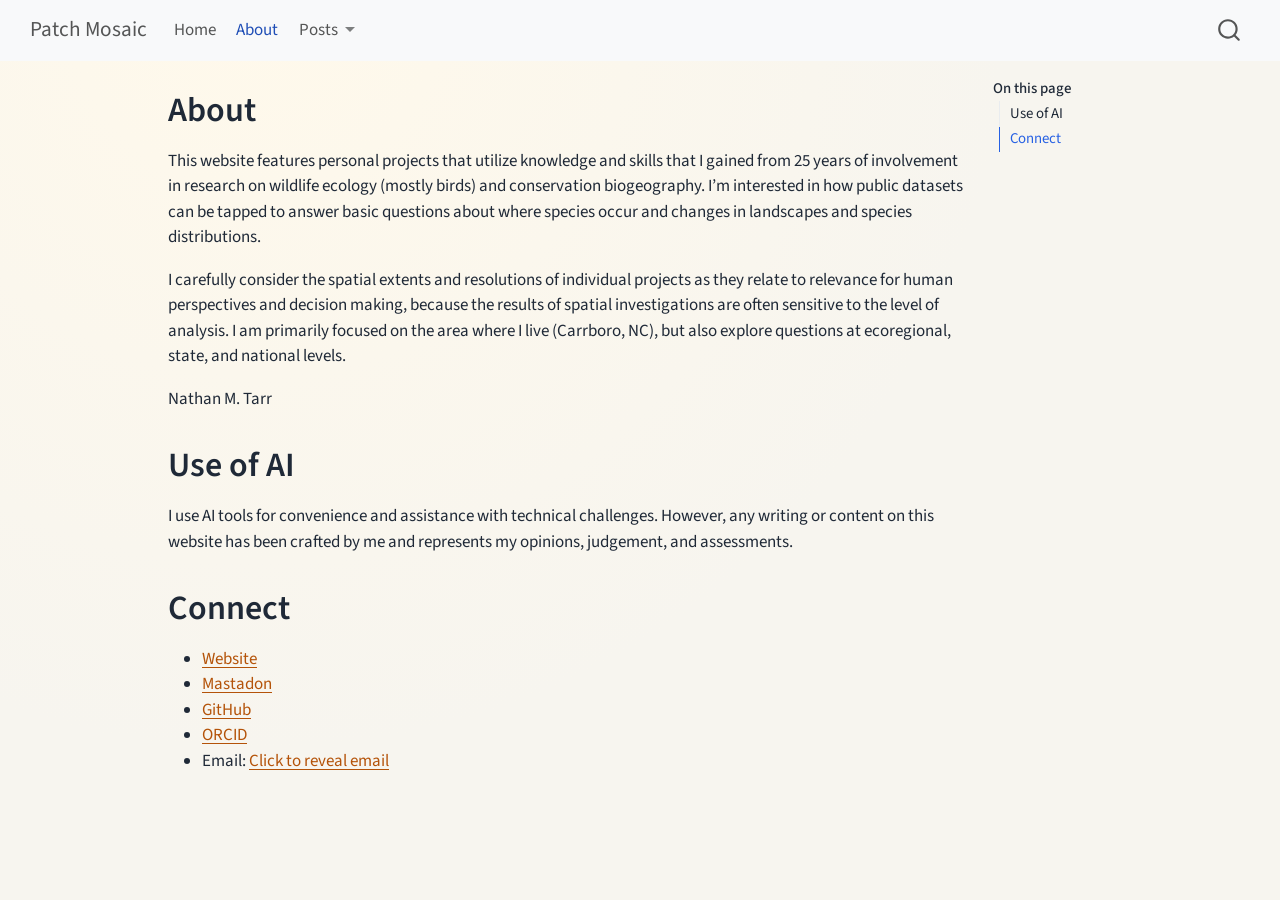
<file: about.html>
<!DOCTYPE html>
<html xmlns="http://www.w3.org/1999/xhtml" lang="en" xml:lang="en"><head>

<meta charset="utf-8">
<meta name="generator" content="quarto-1.9.37">

<meta name="viewport" content="width=device-width, initial-scale=1.0, user-scalable=yes">


<title>About – Patch Mosaic</title>
<style>
/* Default styles provided by pandoc.
** See https://pandoc.org/MANUAL.html#variables-for-html for config info.
*/
code{white-space: pre-wrap;}
span.smallcaps{font-variant: small-caps;}
div.columns{display: flex; gap: min(4vw, 1.5em);}
div.column{flex: auto; overflow-x: auto;}
div.hanging-indent{margin-left: 1.5em; text-indent: -1.5em;}
ul.task-list{list-style: none;}
ul.task-list li input[type="checkbox"] {
  width: 0.8em;
  margin: 0 0.8em 0.2em -1em; /* quarto-specific, see https://github.com/quarto-dev/quarto-cli/issues/4556 */ 
  vertical-align: middle;
}
</style>


<script src="site_libs/quarto-nav/quarto-nav.js"></script>
<script src="site_libs/quarto-nav/headroom.min.js"></script>
<script src="site_libs/clipboard/clipboard.min.js"></script>
<script src="site_libs/quarto-search/autocomplete.umd.js"></script>
<script src="site_libs/quarto-search/fuse.min.js"></script>
<script src="site_libs/quarto-search/quarto-search.js"></script>
<meta name="quarto:offset" content="./">
<script src="site_libs/quarto-html/quarto.js" type="module"></script>
<script src="site_libs/quarto-html/tabsets/tabsets.js" type="module"></script>
<script src="site_libs/quarto-html/popper.min.js"></script>
<script src="site_libs/quarto-html/tippy.umd.min.js"></script>
<script src="site_libs/quarto-html/anchor.min.js"></script>
<link href="site_libs/quarto-html/tippy.css" rel="stylesheet">
<link href="site_libs/quarto-html/quarto-syntax-highlighting-7f8f88aac4f3542376d5c11b86a4c14d.css" rel="stylesheet" id="quarto-text-highlighting-styles">
<script src="site_libs/bootstrap/bootstrap.min.js"></script>
<link href="site_libs/bootstrap/bootstrap-icons.css" rel="stylesheet">
<link href="site_libs/bootstrap/bootstrap-3e7735b7b22659e5fa437aca0bb49075.min.css" rel="stylesheet" append-hash="true" id="quarto-bootstrap" data-mode="light">
<script id="quarto-search-options" type="application/json">{
  "location": "navbar",
  "copy-button": false,
  "collapse-after": 3,
  "panel-placement": "end",
  "type": "overlay",
  "limit": 50,
  "keyboard-shortcut": [
    "f",
    "/",
    "s"
  ],
  "show-item-context": false,
  "language": {
    "search-no-results-text": "No results",
    "search-matching-documents-text": "matching documents",
    "search-copy-link-title": "Copy link to search",
    "search-hide-matches-text": "Hide additional matches",
    "search-more-match-text": "more match in this document",
    "search-more-matches-text": "more matches in this document",
    "search-clear-button-title": "Clear",
    "search-text-placeholder": "",
    "search-detached-cancel-button-title": "Cancel",
    "search-submit-button-title": "Submit",
    "search-label": "Search"
  }
}</script>


<link rel="stylesheet" href="styles.css">
</head>

<body class="nav-fixed quarto-light">

<div id="quarto-search-results"></div>
  <header id="quarto-header" class="headroom fixed-top">
    <nav class="navbar navbar-expand-lg " data-bs-theme="dark">
      <div class="navbar-container container-fluid">
      <div class="navbar-brand-container mx-auto">
    <a class="navbar-brand" href="./index.html">
    <span class="navbar-title">Patch Mosaic</span>
    </a>
  </div>
            <div id="quarto-search" class="" title="Search"></div>
          <button class="navbar-toggler" type="button" data-bs-toggle="collapse" data-bs-target="#navbarCollapse" aria-controls="navbarCollapse" role="menu" aria-expanded="false" aria-label="Toggle navigation" onclick="if (window.quartoToggleHeadroom) { window.quartoToggleHeadroom(); }">
  <span class="navbar-toggler-icon"></span>
</button>
          <div class="collapse navbar-collapse" id="navbarCollapse">
            <ul class="navbar-nav navbar-nav-scroll me-auto">
  <li class="nav-item">
    <a class="nav-link" href="./index.html"> 
<span class="menu-text">Home</span></a>
  </li>  
  <li class="nav-item">
    <a class="nav-link active" href="./about.html" aria-current="page"> 
<span class="menu-text">About</span></a>
  </li>  
  <li class="nav-item dropdown ">
    <a class="nav-link dropdown-toggle" href="#" id="nav-menu-posts" role="link" data-bs-toggle="dropdown" aria-expanded="false">
 <span class="menu-text">Posts</span>
    </a>
    <ul class="dropdown-menu" aria-labelledby="nav-menu-posts">    
        <li>
    <a class="dropdown-item" href="./posts/2026-05-16-python-post/index.html">
 <span class="dropdown-text">Python Notebook Post</span></a>
  </li>  
        <li>
    <a class="dropdown-item" href="./posts/2026-05-17-r-post/index.html">
 <span class="dropdown-text">R Markdown Post</span></a>
  </li>  
    </ul>
  </li>
</ul>
          </div> <!-- /navcollapse -->
            <div class="quarto-navbar-tools">
</div>
      </div> <!-- /container-fluid -->
    </nav>
</header>
<!-- content -->
<div id="quarto-content" class="quarto-container page-columns page-rows-contents page-layout-article page-navbar">
<!-- sidebar -->
<!-- margin-sidebar -->
    <div id="quarto-margin-sidebar" class="sidebar margin-sidebar">
        <nav id="TOC" role="doc-toc" class="toc-active">
    <h2 id="toc-title">On this page</h2>
   
  <ul>
  <li><a href="#use-of-ai" id="toc-use-of-ai" class="nav-link active" data-scroll-target="#use-of-ai">Use of AI</a></li>
  <li><a href="#connect" id="toc-connect" class="nav-link" data-scroll-target="#connect">Connect</a></li>
  </ul>
</nav>
    </div>
<!-- main -->
<main class="content" id="quarto-document-content">

<header id="title-block-header" class="quarto-title-block default">
<div class="quarto-title">
<h1 class="title">About</h1>
</div>



<div class="quarto-title-meta">

    
  
    
  </div>
  


</header>


<p>This website features personal projects that utilize knowledge and skills that I gained from 25 years of involvement in research on wildlife ecology (mostly birds) and conservation biogeography. I’m interested in how public datasets can be tapped to answer basic questions about where species occur and changes in landscapes and species distributions.</p>
<p>I carefully consider the spatial extents and resolutions of individual projects as they relate to relevance for human perspectives and decision making, because the results of spatial investigations are often sensitive to the level of analysis. I am primarily focused on the area where I live (Carrboro, NC), but also explore questions at ecoregional, state, and national levels.</p>
<p>Nathan M. Tarr</p>
<section id="use-of-ai" class="level1">
<h1>Use of AI</h1>
<p>I use AI tools for convenience and assistance with technical challenges. However, any writing or content on this website has been crafted by me and represents my opinions, judgement, and assessments.</p>
</section>
<section id="connect" class="level1">
<h1>Connect</h1>
<ul>
<li><a href="https://nmtarr.wordpress.ncsu.edu/">Website</a></li>
<li><a href="https://birdon.social/@patchmosaic">Mastadon</a></li>
<li><a href="https://github.com/nmtarr">GitHub</a></li>
<li><a href="https://orcid.org/0000-0003-2925-8948">ORCID</a></li>
<li>Email: <a href="javascript:void(0)" onclick="this.href='mailto:' + ['patchmosiac','icloud.com'].join('@')">Click to reveal email</a></li>
</ul>


</section>

</main> <!-- /main -->
<script id="quarto-html-after-body" type="application/javascript">
  window.document.addEventListener("DOMContentLoaded", function (event) {
    const icon = "";
    const anchorJS = new window.AnchorJS();
    anchorJS.options = {
      placement: 'right',
      icon: icon
    };
    anchorJS.add('.anchored');
    const isCodeAnnotation = (el) => {
      for (const clz of el.classList) {
        if (clz.startsWith('code-annotation-')) {                     
          return true;
        }
      }
      return false;
    }
    const onCopySuccess = function(e) {
      // button target
      const button = e.trigger;
      // don't keep focus
      button.blur();
      // flash "checked"
      button.classList.add('code-copy-button-checked');
      var currentTitle = button.getAttribute("title");
      button.setAttribute("title", "Copied!");
      let tooltip;
      if (window.bootstrap) {
        button.setAttribute("data-bs-toggle", "tooltip");
        button.setAttribute("data-bs-placement", "left");
        button.setAttribute("data-bs-title", "Copied!");
        tooltip = new bootstrap.Tooltip(button, 
          { trigger: "manual", 
            customClass: "code-copy-button-tooltip",
            offset: [0, -8]});
        tooltip.show();    
      }
      setTimeout(function() {
        if (tooltip) {
          tooltip.hide();
          button.removeAttribute("data-bs-title");
          button.removeAttribute("data-bs-toggle");
          button.removeAttribute("data-bs-placement");
        }
        button.setAttribute("title", currentTitle);
        button.classList.remove('code-copy-button-checked');
      }, 1000);
      // clear code selection
      e.clearSelection();
    }
    const getTextToCopy = function(trigger) {
      const outerScaffold = trigger.parentElement.cloneNode(true);
      const codeEl = outerScaffold.querySelector('code');
      for (const childEl of codeEl.children) {
        if (isCodeAnnotation(childEl)) {
          childEl.remove();
        }
      }
      return codeEl.innerText;
    }
    const clipboard = new window.ClipboardJS('.code-copy-button:not([data-in-quarto-modal])', {
      text: getTextToCopy
    });
    clipboard.on('success', onCopySuccess);
    if (window.document.getElementById('quarto-embedded-source-code-modal')) {
      const clipboardModal = new window.ClipboardJS('.code-copy-button[data-in-quarto-modal]', {
        text: getTextToCopy,
        container: window.document.getElementById('quarto-embedded-source-code-modal')
      });
      clipboardModal.on('success', onCopySuccess);
    }
      var localhostRegex = new RegExp(/^(?:http|https):\/\/localhost\:?[0-9]*\//);
      var mailtoRegex = new RegExp(/^mailto:/);
        var filterRegex = new RegExp("https:\/\/patchmosaic\.org");
      var isInternal = (href) => {
          return filterRegex.test(href) || localhostRegex.test(href) || mailtoRegex.test(href);
      }
      // Inspect non-navigation links and adorn them if external
     var links = window.document.querySelectorAll('a[href]:not(.nav-link):not(.navbar-brand):not(.toc-action):not(.sidebar-link):not(.sidebar-item-toggle):not(.pagination-link):not(.no-external):not([aria-hidden]):not(.dropdown-item):not(.quarto-navigation-tool):not(.about-link)');
      for (var i=0; i<links.length; i++) {
        const link = links[i];
        if (!isInternal(link.href)) {
          // undo the damage that might have been done by quarto-nav.js in the case of
          // links that we want to consider external
          if (link.dataset.originalHref !== undefined) {
            link.href = link.dataset.originalHref;
          }
        }
      }
    function tippyHover(el, contentFn, onTriggerFn, onUntriggerFn) {
      const config = {
        allowHTML: true,
        maxWidth: 500,
        delay: 100,
        arrow: false,
        appendTo: function(el) {
            return el.parentElement;
        },
        interactive: true,
        interactiveBorder: 10,
        theme: 'quarto',
        placement: 'bottom-start',
      };
      if (contentFn) {
        config.content = contentFn;
      }
      if (onTriggerFn) {
        config.onTrigger = onTriggerFn;
      }
      if (onUntriggerFn) {
        config.onUntrigger = onUntriggerFn;
      }
      window.tippy(el, config); 
    }
    const noterefs = window.document.querySelectorAll('a[role="doc-noteref"]');
    for (var i=0; i<noterefs.length; i++) {
      const ref = noterefs[i];
      tippyHover(ref, function() {
        // use id or data attribute instead here
        let href = ref.getAttribute('data-footnote-href') || ref.getAttribute('href');
        try { href = new URL(href).hash; } catch {}
        const id = href.replace(/^#\/?/, "");
        const note = window.document.getElementById(id);
        if (note) {
          return note.innerHTML;
        } else {
          return "";
        }
      });
    }
    const xrefs = window.document.querySelectorAll('a.quarto-xref');
    const processXRef = (id, note) => {
      // Strip column container classes
      const stripColumnClz = (el) => {
        el.classList.remove("page-full", "page-columns");
        if (el.children) {
          for (const child of el.children) {
            stripColumnClz(child);
          }
        }
      }
      stripColumnClz(note)
      if (id === null || id.startsWith('sec-')) {
        // Special case sections, only their first couple elements
        const container = document.createElement("div");
        if (note.children && note.children.length > 2) {
          container.appendChild(note.children[0].cloneNode(true));
          for (let i = 1; i < note.children.length; i++) {
            const child = note.children[i];
            if (child.tagName === "P" && child.innerText === "") {
              continue;
            } else {
              container.appendChild(child.cloneNode(true));
              break;
            }
          }
          if (window.Quarto?.typesetMath) {
            window.Quarto.typesetMath(container);
          }
          return container.innerHTML
        } else {
          if (window.Quarto?.typesetMath) {
            window.Quarto.typesetMath(note);
          }
          return note.innerHTML;
        }
      } else {
        // Remove any anchor links if they are present
        const anchorLink = note.querySelector('a.anchorjs-link');
        if (anchorLink) {
          anchorLink.remove();
        }
        if (window.Quarto?.typesetMath) {
          window.Quarto.typesetMath(note);
        }
        if (note.classList.contains("callout")) {
          return note.outerHTML;
        } else {
          return note.innerHTML;
        }
      }
    }
    for (var i=0; i<xrefs.length; i++) {
      const xref = xrefs[i];
      tippyHover(xref, undefined, function(instance) {
        instance.disable();
        let url = xref.getAttribute('href');
        let hash = undefined; 
        if (url.startsWith('#')) {
          hash = url;
        } else {
          try { hash = new URL(url).hash; } catch {}
        }
        if (hash) {
          const id = hash.replace(/^#\/?/, "");
          const note = window.document.getElementById(id);
          if (note !== null) {
            try {
              const html = processXRef(id, note.cloneNode(true));
              instance.setContent(html);
            } finally {
              instance.enable();
              instance.show();
            }
          } else {
            // See if we can fetch this
            fetch(url.split('#')[0])
            .then(res => res.text())
            .then(html => {
              const parser = new DOMParser();
              const htmlDoc = parser.parseFromString(html, "text/html");
              const note = htmlDoc.getElementById(id);
              if (note !== null) {
                const html = processXRef(id, note);
                instance.setContent(html);
              } 
            }).finally(() => {
              instance.enable();
              instance.show();
            });
          }
        } else {
          // See if we can fetch a full url (with no hash to target)
          // This is a special case and we should probably do some content thinning / targeting
          fetch(url)
          .then(res => res.text())
          .then(html => {
            const parser = new DOMParser();
            const htmlDoc = parser.parseFromString(html, "text/html");
            const note = htmlDoc.querySelector('main.content');
            if (note !== null) {
              // This should only happen for chapter cross references
              // (since there is no id in the URL)
              // remove the first header
              if (note.children.length > 0 && note.children[0].tagName === "HEADER") {
                note.children[0].remove();
              }
              const html = processXRef(null, note);
              instance.setContent(html);
            } 
          }).finally(() => {
            instance.enable();
            instance.show();
          });
        }
      }, function(instance) {
      });
    }
        let selectedAnnoteEl;
        const selectorForAnnotation = ( cell, annotation) => {
          let cellAttr = 'data-code-cell="' + cell + '"';
          let lineAttr = 'data-code-annotation="' +  annotation + '"';
          const selector = 'span[' + cellAttr + '][' + lineAttr + ']';
          return selector;
        }
        const selectCodeLines = (annoteEl) => {
          const doc = window.document;
          const targetCell = annoteEl.getAttribute("data-target-cell");
          const targetAnnotation = annoteEl.getAttribute("data-target-annotation");
          const annoteSpan = window.document.querySelector(selectorForAnnotation(targetCell, targetAnnotation));
          const lines = annoteSpan.getAttribute("data-code-lines").split(",");
          const lineIds = lines.map((line) => {
            return targetCell + "-" + line;
          })
          let top = null;
          let height = null;
          let parent = null;
          if (lineIds.length > 0) {
              //compute the position of the single el (top and bottom and make a div)
              const el = window.document.getElementById(lineIds[0]);
              top = el.offsetTop;
              height = el.offsetHeight;
              parent = el.parentElement.parentElement;
            if (lineIds.length > 1) {
              const lastEl = window.document.getElementById(lineIds[lineIds.length - 1]);
              const bottom = lastEl.offsetTop + lastEl.offsetHeight;
              height = bottom - top;
            }
            if (top !== null && height !== null && parent !== null) {
              // cook up a div (if necessary) and position it 
              let div = window.document.getElementById("code-annotation-line-highlight");
              if (div === null) {
                div = window.document.createElement("div");
                div.setAttribute("id", "code-annotation-line-highlight");
                div.style.position = 'absolute';
                parent.appendChild(div);
              }
              div.style.top = top - 2 + "px";
              div.style.height = height + 4 + "px";
              div.style.left = 0;
              let gutterDiv = window.document.getElementById("code-annotation-line-highlight-gutter");
              if (gutterDiv === null) {
                gutterDiv = window.document.createElement("div");
                gutterDiv.setAttribute("id", "code-annotation-line-highlight-gutter");
                gutterDiv.style.position = 'absolute';
                const codeCell = window.document.getElementById(targetCell);
                const gutter = codeCell.querySelector('.code-annotation-gutter');
                gutter.appendChild(gutterDiv);
              }
              gutterDiv.style.top = top - 2 + "px";
              gutterDiv.style.height = height + 4 + "px";
            }
            selectedAnnoteEl = annoteEl;
          }
        };
        const unselectCodeLines = () => {
          const elementsIds = ["code-annotation-line-highlight", "code-annotation-line-highlight-gutter"];
          elementsIds.forEach((elId) => {
            const div = window.document.getElementById(elId);
            if (div) {
              div.remove();
            }
          });
          selectedAnnoteEl = undefined;
        };
          // Handle positioning of the toggle
      window.addEventListener(
        "resize",
        throttle(() => {
          elRect = undefined;
          if (selectedAnnoteEl) {
            selectCodeLines(selectedAnnoteEl);
          }
        }, 10)
      );
      function throttle(fn, ms) {
      let throttle = false;
      let timer;
        return (...args) => {
          if(!throttle) { // first call gets through
              fn.apply(this, args);
              throttle = true;
          } else { // all the others get throttled
              if(timer) clearTimeout(timer); // cancel #2
              timer = setTimeout(() => {
                fn.apply(this, args);
                timer = throttle = false;
              }, ms);
          }
        };
      }
        // Attach click handler to the DT
        const annoteDls = window.document.querySelectorAll('dt[data-target-cell]');
        for (const annoteDlNode of annoteDls) {
          annoteDlNode.addEventListener('click', (event) => {
            const clickedEl = event.target;
            if (clickedEl !== selectedAnnoteEl) {
              unselectCodeLines();
              const activeEl = window.document.querySelector('dt[data-target-cell].code-annotation-active');
              if (activeEl) {
                activeEl.classList.remove('code-annotation-active');
              }
              selectCodeLines(clickedEl);
              clickedEl.classList.add('code-annotation-active');
            } else {
              // Unselect the line
              unselectCodeLines();
              clickedEl.classList.remove('code-annotation-active');
            }
          });
        }
    const findCites = (el) => {
      const parentEl = el.parentElement;
      if (parentEl) {
        const cites = parentEl.dataset.cites;
        if (cites) {
          return {
            el,
            cites: cites.split(' ')
          };
        } else {
          return findCites(el.parentElement)
        }
      } else {
        return undefined;
      }
    };
    var bibliorefs = window.document.querySelectorAll('a[role="doc-biblioref"]');
    for (var i=0; i<bibliorefs.length; i++) {
      const ref = bibliorefs[i];
      const citeInfo = findCites(ref);
      if (citeInfo) {
        tippyHover(citeInfo.el, function() {
          var popup = window.document.createElement('div');
          citeInfo.cites.forEach(function(cite) {
            var citeDiv = window.document.createElement('div');
            citeDiv.classList.add('hanging-indent');
            citeDiv.classList.add('csl-entry');
            var biblioDiv = window.document.getElementById('ref-' + cite);
            if (biblioDiv) {
              citeDiv.innerHTML = biblioDiv.innerHTML;
            }
            popup.appendChild(citeDiv);
          });
          return popup.innerHTML;
        });
      }
    }
  });
  </script>
</div> <!-- /content -->




</body></html>
</file>
<file: site_libs/quarto-html/tippy.css>
.tippy-box[data-animation=fade][data-state=hidden]{opacity:0}[data-tippy-root]{max-width:calc(100vw - 10px)}.tippy-box{position:relative;background-color:#333;color:#fff;border-radius:4px;font-size:14px;line-height:1.4;white-space:normal;outline:0;transition-property:transform,visibility,opacity}.tippy-box[data-placement^=top]>.tippy-arrow{bottom:0}.tippy-box[data-placement^=top]>.tippy-arrow:before{bottom:-7px;left:0;border-width:8px 8px 0;border-top-color:initial;transform-origin:center top}.tippy-box[data-placement^=bottom]>.tippy-arrow{top:0}.tippy-box[data-placement^=bottom]>.tippy-arrow:before{top:-7px;left:0;border-width:0 8px 8px;border-bottom-color:initial;transform-origin:center bottom}.tippy-box[data-placement^=left]>.tippy-arrow{right:0}.tippy-box[data-placement^=left]>.tippy-arrow:before{border-width:8px 0 8px 8px;border-left-color:initial;right:-7px;transform-origin:center left}.tippy-box[data-placement^=right]>.tippy-arrow{left:0}.tippy-box[data-placement^=right]>.tippy-arrow:before{left:-7px;border-width:8px 8px 8px 0;border-right-color:initial;transform-origin:center right}.tippy-box[data-inertia][data-state=visible]{transition-timing-function:cubic-bezier(.54,1.5,.38,1.11)}.tippy-arrow{width:16px;height:16px;color:#333}.tippy-arrow:before{content:"";position:absolute;border-color:transparent;border-style:solid}.tippy-content{position:relative;padding:5px 9px;z-index:1}
</file>
<file: site_libs/quarto-html/quarto-syntax-highlighting-7f8f88aac4f3542376d5c11b86a4c14d.css>
/* quarto syntax highlight colors */
:root {
  --quarto-hl-ot-color: #003B4F;
  --quarto-hl-at-color: #657422;
  --quarto-hl-ss-color: #20794D;
  --quarto-hl-an-color: #5E5E5E;
  --quarto-hl-fu-color: #4758AB;
  --quarto-hl-st-color: #20794D;
  --quarto-hl-cf-color: #003B4F;
  --quarto-hl-op-color: #5E5E5E;
  --quarto-hl-er-color: #AD0000;
  --quarto-hl-bn-color: #AD0000;
  --quarto-hl-al-color: #AD0000;
  --quarto-hl-va-color: #111111;
  --quarto-hl-bu-color: inherit;
  --quarto-hl-ex-color: inherit;
  --quarto-hl-pp-color: #AD0000;
  --quarto-hl-in-color: #5E5E5E;
  --quarto-hl-vs-color: #20794D;
  --quarto-hl-wa-color: #5E5E5E;
  --quarto-hl-do-color: #5E5E5E;
  --quarto-hl-im-color: #00769E;
  --quarto-hl-ch-color: #20794D;
  --quarto-hl-dt-color: #AD0000;
  --quarto-hl-fl-color: #AD0000;
  --quarto-hl-co-color: #5E5E5E;
  --quarto-hl-cv-color: #5E5E5E;
  --quarto-hl-cn-color: #8f5902;
  --quarto-hl-sc-color: #5E5E5E;
  --quarto-hl-dv-color: #AD0000;
  --quarto-hl-kw-color: #003B4F;
}

/* other quarto variables */
:root {
  --quarto-font-monospace: SFMono-Regular, Menlo, Monaco, Consolas, "Liberation Mono", "Courier New", monospace;
}

/* syntax highlight based on Pandoc's rules */
pre > code.sourceCode > span {
  color: #003B4F;
}

code.sourceCode > span {
  color: #003B4F;
}

div.sourceCode,
div.sourceCode pre.sourceCode {
  color: #003B4F;
}

/* Normal */
code span {
  color: #003B4F;
}

/* Alert */
code span.al {
  color: #AD0000;
  font-style: inherit;
}

/* Annotation */
code span.an {
  color: #5E5E5E;
  font-style: inherit;
}

/* Attribute */
code span.at {
  color: #657422;
  font-style: inherit;
}

/* BaseN */
code span.bn {
  color: #AD0000;
  font-style: inherit;
}

/* BuiltIn */
code span.bu {
  font-style: inherit;
}

/* ControlFlow */
code span.cf {
  color: #003B4F;
  font-weight: bold;
  font-style: inherit;
}

/* Char */
code span.ch {
  color: #20794D;
  font-style: inherit;
}

/* Constant */
code span.cn {
  color: #8f5902;
  font-style: inherit;
}

/* Comment */
code span.co {
  color: #5E5E5E;
  font-style: inherit;
}

/* CommentVar */
code span.cv {
  color: #5E5E5E;
  font-style: italic;
}

/* Documentation */
code span.do {
  color: #5E5E5E;
  font-style: italic;
}

/* DataType */
code span.dt {
  color: #AD0000;
  font-style: inherit;
}

/* DecVal */
code span.dv {
  color: #AD0000;
  font-style: inherit;
}

/* Error */
code span.er {
  color: #AD0000;
  font-style: inherit;
}

/* Extension */
code span.ex {
  font-style: inherit;
}

/* Float */
code span.fl {
  color: #AD0000;
  font-style: inherit;
}

/* Function */
code span.fu {
  color: #4758AB;
  font-style: inherit;
}

/* Import */
code span.im {
  color: #00769E;
  font-style: inherit;
}

/* Information */
code span.in {
  color: #5E5E5E;
  font-style: inherit;
}

/* Keyword */
code span.kw {
  color: #003B4F;
  font-weight: bold;
  font-style: inherit;
}

/* Operator */
code span.op {
  color: #5E5E5E;
  font-style: inherit;
}

/* Other */
code span.ot {
  color: #003B4F;
  font-style: inherit;
}

/* Preprocessor */
code span.pp {
  color: #AD0000;
  font-style: inherit;
}

/* SpecialChar */
code span.sc {
  color: #5E5E5E;
  font-style: inherit;
}

/* SpecialString */
code span.ss {
  color: #20794D;
  font-style: inherit;
}

/* String */
code span.st {
  color: #20794D;
  font-style: inherit;
}

/* Variable */
code span.va {
  color: #111111;
  font-style: inherit;
}

/* VerbatimString */
code span.vs {
  color: #20794D;
  font-style: inherit;
}

/* Warning */
code span.wa {
  color: #5E5E5E;
  font-style: italic;
}

.prevent-inlining {
  content: "</";
}

/*# sourceMappingURL=789ad8cd35626ba772517505b42a116e.css.map */
</file>
<file: styles.css>
:root {
  --pm-bg: #f7f5ef;
  --pm-text: #1f2937;
  --pm-accent: #b45309;
}

body {
  background: radial-gradient(circle at 20% 0%, #fff9eb 0%, var(--pm-bg) 55%);
  color: var(--pm-text);
}

a {
  color: var(--pm-accent);
}

a:hover {
  color: #7c2d12;
}
</file>
